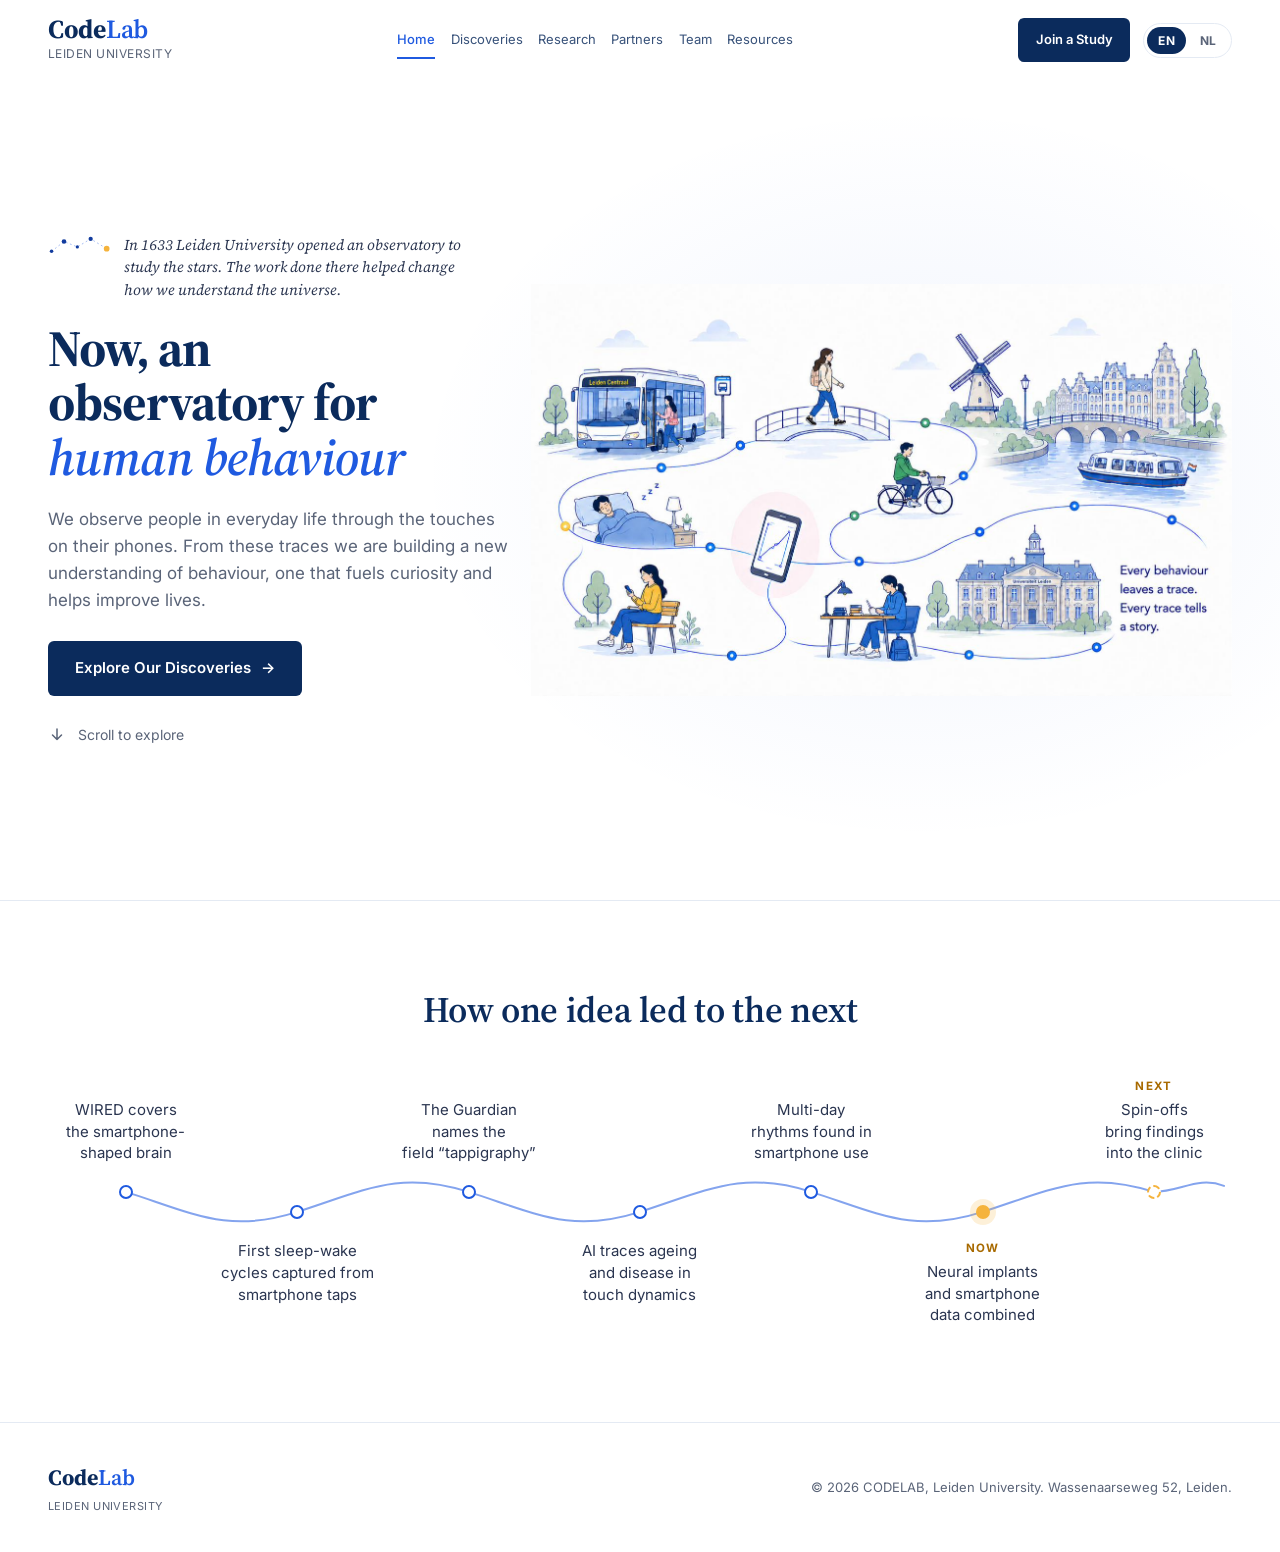
<file: index.html>
<!DOCTYPE html>
<html lang="en">
<head>
<meta charset="utf-8">
<meta name="viewport" content="width=device-width, initial-scale=1">
<title>CODELAB · Leiden University — Understanding Human Behaviour in Everyday Life</title>
<meta name="description" content="CODELAB studies the neural and behavioural processes behind real-world smartphone use, combining brain data with everyday touchscreen behaviour.">
<link rel="preconnect" href="https://fonts.googleapis.com">
<link rel="preconnect" href="https://fonts.gstatic.com" crossorigin>
<link href="https://fonts.googleapis.com/css2?family=Source+Serif+4:opsz,wght@8..60,400;8..60,600;8..60,700&family=Inter:wght@400;500;600;700&display=swap" rel="stylesheet">
<link rel="icon" href="data:image/svg+xml,<svg xmlns='http://www.w3.org/2000/svg' viewBox='0 0 32 32'><circle cx='16' cy='16' r='14' fill='%231f5ae0'/></svg>">
<link rel="stylesheet" href="css/styles.css">
</head>
<body>

<!-- HEADER -->
<header class="site-header" id="header">
  <div class="wrap header-inner">
    <a class="brand" href="#top" aria-label="CODELAB, Leiden University">
      <span class="brand-name"><strong>Code</strong>Lab</span>
      <span class="brand-sub" data-i18n="brandSub">Leiden University</span>
    </a>

    <nav class="nav" id="primary-nav" aria-label="Primary">
        <a href="#top" class="is-active" data-i18n="navHome">Home</a>
        <a href="discoveries.html" data-i18n="navMethods">Discoveries</a>
        <a href="research.html" data-i18n="navQuestions">Research</a>
        <a href="partners.html" data-i18n="navPartners">Partners</a>
        <a href="team.html" data-i18n="navTeam">Team</a>
        <a href="resources.html" data-i18n="navResources">Resources</a>
      </nav>

    <div class="header-controls">
      <a href="https://www.universiteitleiden.nl/en/staffmembers/arko-ghosh" class="btn btn-primary btn-sm nav-cta" data-i18n="navJoin">Join a Study</a>

      <div class="lang-switch" role="group" aria-label="Language">
        <button class="lang-btn is-active" data-lang="en" type="button">EN</button>
        <button class="lang-btn" data-lang="nl" type="button">NL</button>
      </div>

      <button class="nav-toggle" id="navToggle" aria-expanded="false" aria-controls="primary-nav" aria-label="Open menu">
        <span></span><span></span><span></span>
      </button>
    </div>
  </div>
</header>

<main id="top">

<!-- HERO -->
<section class="hero">
  <div class="wrap hero-inner">
    <div class="hero-copy">
      <p class="hero-prelude reveal">
        <svg class="hero-stars" viewBox="0 0 72 24" aria-hidden="true">
          <path d="M4 18L18 7L33 13L48 4L66 15"/>
          <circle cx="4" cy="18" r="2"/><circle cx="18" cy="7" r="2.6"/><circle cx="33" cy="13" r="1.8"/><circle cx="48" cy="4" r="2.4"/><circle class="hero-star-now" cx="66" cy="15" r="3.2"/>
        </svg>
        <span data-i18n="heroPrelude">In 1633 Leiden University opened an observatory to study the stars. The work done there helped change how we understand the universe.</span>
      </p>
      <h1 class="hero-title reveal" data-delay="1"><span data-i18n="heroTitle">Now, an observatory for</span> <em data-i18n="heroHighlight">human behaviour</em></h1>
      <p class="hero-lede reveal" data-delay="2" data-i18n="heroLede">We observe people in everyday life through the touches on their phones. From these traces we are building a new understanding of behaviour, one that fuels curiosity and helps improve lives.</p>
      <div class="hero-actions reveal" data-delay="3">
        <a href="discoveries.html" class="btn btn-primary" data-i18n="heroExplore">Explore Our Discoveries <span class="arrow" aria-hidden="true">→</span></a>
      </div>
      <a href="#timeline" class="scroll-hint reveal" data-delay="4">
        <svg class="scroll-arrow" viewBox="0 0 24 24" width="18" height="18" aria-hidden="true">
          <path d="M12 4v14M12 18l-6-6M12 18l6-6" fill="none" stroke="currentColor" stroke-width="2" stroke-linecap="round" stroke-linejoin="round"/>
        </svg>
        <span data-i18n="heroScroll">Scroll to explore</span>
      </a>
    </div>
    <div class="hero-media reveal" data-delay="1">
      <img class="hero-bg" src="assets/img/hero-scene.png" alt="An illustrated Leiden scene: six people going about everyday life — walking on a canal bridge, cycling, running, sitting with a smartphone, studying, and riding the bus — all connected by a continuous thread of behavioural data, with the Leiden skyline, canal and windmill in the background." loading="eager">
    </div>
  </div>
</section>

<!-- THREAD OF IDEAS (from data/milestones.json; each step is an insight, not a date) -->
<section class="thread-band" id="timeline">
  <div class="wrap">
    <h2 class="thread-title reveal" data-i18n="timelineTitle">How one idea led to the next</h2>
    <div class="thread reveal" id="milestoneList"></div>
  </div>
</section>

</main>

<footer class="site-footer">
  <div class="wrap footer-inner">
    <div>
      <span class="footer-brand"><strong>Code</strong>Lab</span>
      <span class="footer-sub" data-i18n="brandSub">Leiden University</span>
    </div>
    <p class="footer-note">© <span id="year">2026</span> <span data-i18n="footerNote">CODELAB, Leiden University. Wassenaarseweg 52, Leiden.</span></p>
  </div>
</footer>

<script src="js/main.js"></script>
<script src="js/data.js"></script>
<script>
var pageText = {
  en: {
    heroPrelude: "In 1633 Leiden University opened an observatory to study the stars. The work done there helped change how we understand the universe.",
    heroTitle: "Now, an observatory for", heroHighlight: "human behaviour",
    heroExplore: 'Explore Our Discoveries <span class="arrow" aria-hidden="true">→</span>',
    heroScroll: "Scroll to explore",
    timelineTitle: "How one idea led to the next",
    tlEraToday: "Now",
    tlEraFuture: "Next"
  },
  nl: {
    heroPrelude: "In 1633 opende de Universiteit Leiden een sterrenwacht om de sterren te bestuderen. Het werk dat daar gebeurde, veranderde mede hoe we het heelal begrijpen.",
    heroTitle: "Nu, een observatorium voor", heroHighlight: "menselijk gedrag",
    heroExplore: 'Ontdek onze bevindingen <span class="arrow" aria-hidden="true">→</span>',
    heroScroll: "Scroll om verder te lezen",
    timelineTitle: "Hoe het ene idee tot het volgende leidde",
    tlEraToday: "Nu",
    tlEraFuture: "Hierna"
  }
};

CodeLabData.load(['home', 'milestones']).then(function (data) {
  var D = CodeLabData;

  /* Hero text (data/home.json); the HTML above is the fallback */
  var home = data.home || {};
  if (home.prelude) D.addText(pageText, 'heroPrelude', home.prelude);
  if (home.title) D.addText(pageText, 'heroTitle', home.title);
  if (home.highlight) D.addText(pageText, 'heroHighlight', home.highlight);
  if (home.intro) D.addText(pageText, 'heroLede', home.intro);

  /* Thread of ideas: ordered by time (not shown), then Now, then Next */
  var box = document.getElementById('milestoneList');
  if (!data.milestones) {
    D.showError(box);
  } else {
    var rank = { normal: 0, today: 1, future: 2 };
    var items = D.sortByTime(data.milestones, function (m) { return m.time; }, 'asc')
      .map(function (m, i) { return { m: m, i: i }; })
      .sort(function (a, b) { return (rank[a.m.status] || 0) - (rank[b.m.status] || 0) || a.i - b.i; })
      .map(function (x) { return x.m; });
    box.style.setProperty('--count', items.length);
    box.innerHTML = '<svg class="thread-line" aria-hidden="true"><path class="thread-path"/></svg>' +
      '<ol class="thread-list">' + items.map(function (m, i) {
        var era = m.status === 'today' ? '<span class="thread-era" data-i18n="tlEraToday">Now</span>'
                : m.status === 'future' ? '<span class="thread-era" data-i18n="tlEraFuture">Next</span>' : '';
        return '<li class="thread-step is-' + D.esc(m.status || 'normal') + (i % 2 ? ' is-low' : ' is-high') + '" style="--i:' + i + '">' +
          '<span class="thread-node" aria-hidden="true"></span>' +
          '<span class="thread-text">' + era + '<span data-i18n="' + D.addText(pageText, 'milestone' + i, m.text) + '"></span></span>' +
        '</li>';
      }).join('') + '</ol>';
  }

  initSite(pageText);

  /* Draw once the text is in place, and again whenever the layout changes
     (window size, language switch) */
  if (data.milestones) {
    drawThread(box);
    var t, redraw = function () { clearTimeout(t); t = setTimeout(function () { drawThread(box); }, 80); };
    if ('ResizeObserver' in window) new ResizeObserver(redraw).observe(box);
    else window.addEventListener('resize', redraw);
  }
});

/* A gently wandering line through the nodes, like the thread in the illustration */
function drawThread(box) {
  var svg = box.querySelector('.thread-line'), path = svg.querySelector('path');
  var nodes = [].slice.call(box.querySelectorAll('.thread-node'));
  if (!nodes.length) return;
  var r0 = box.getBoundingClientRect();
  svg.setAttribute('width', r0.width); svg.setAttribute('height', r0.height);
  var pts = nodes.map(function (n) {
    var r = n.getBoundingClientRect();
    return [r.left + r.width / 2 - r0.left, r.top + r.height / 2 - r0.top];
  });
  var vertical = pts.length > 1 && Math.abs(pts[1][0] - pts[0][0]) < 4;
  var d = 'M' + pts[0][0].toFixed(1) + ' ' + pts[0][1].toFixed(1);
  for (var i = 1; i < pts.length; i++) {
    var a = pts[i - 1], b = pts[i], k = (i % 2 ? 1 : -1) * 22;
    d += vertical
      ? ' C' + (a[0] + k).toFixed(1) + ' ' + (a[1] + (b[1] - a[1]) * .4).toFixed(1) + ' ' + (b[0] + k).toFixed(1) + ' ' + (b[1] - (b[1] - a[1]) * .4).toFixed(1) + ' ' + b[0].toFixed(1) + ' ' + b[1].toFixed(1)
      : ' C' + (a[0] + (b[0] - a[0]) * .4).toFixed(1) + ' ' + (a[1] + k).toFixed(1) + ' ' + (b[0] - (b[0] - a[0]) * .4).toFixed(1) + ' ' + (b[1] + k).toFixed(1) + ' ' + b[0].toFixed(1) + ' ' + b[1].toFixed(1);
  }
  /* the thread runs on past the last step, towards what comes next */
  var last = pts[pts.length - 1];
  d += vertical ? ' c0 20 -14 34 0 54' : ' c26 0 44 -16 70 -6';
  path.setAttribute('d', d);
  try { var len = Math.ceil(path.getTotalLength()); path.style.setProperty('--len', len); } catch (e) {}
}
</script>
</body>
</html>
</file>
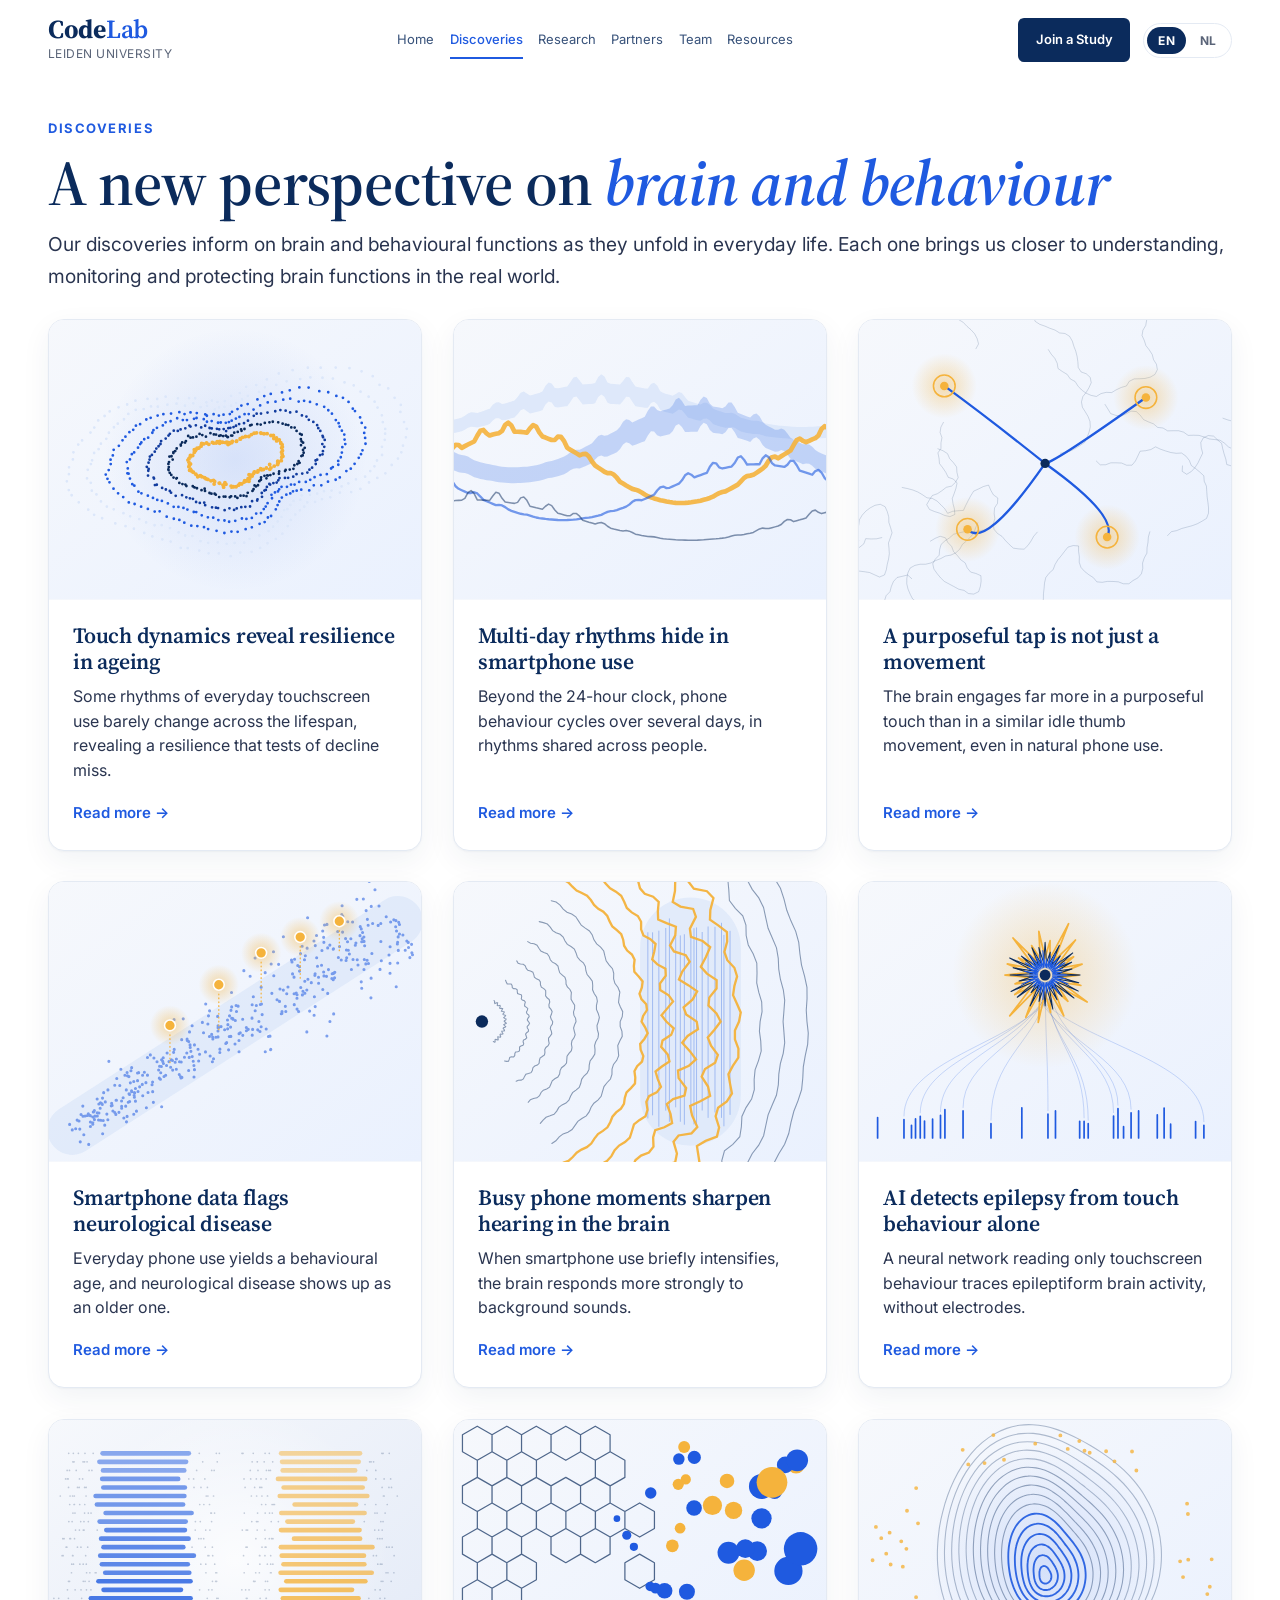
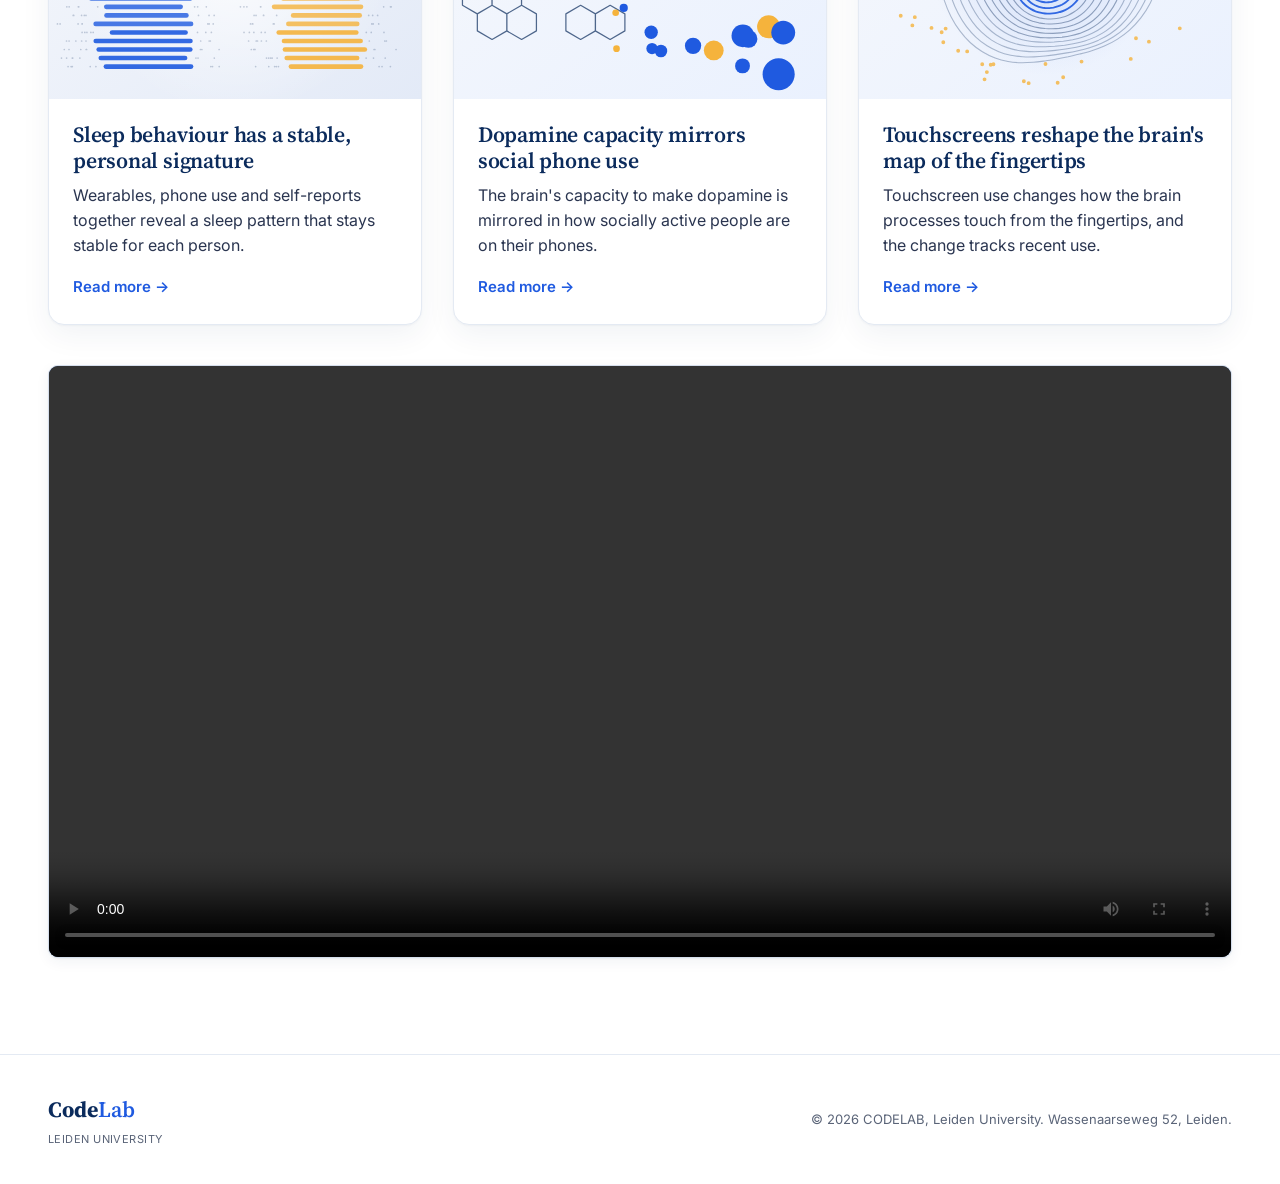
<file: discoveries.html>
<!DOCTYPE html>
<html lang="en">
<head>
<meta charset="utf-8">
<meta name="viewport" content="width=device-width, initial-scale=1">
<title>Methods &amp; Discoveries · CODELAB — Leiden University</title>
<meta name="description" content="How CODELAB studies real-world behaviour: smartphone touch dynamics, neural recording, and computational modelling — and what we've found so far.">
<link rel="preconnect" href="https://fonts.googleapis.com">
<link rel="preconnect" href="https://fonts.gstatic.com" crossorigin>
<link href="https://fonts.googleapis.com/css2?family=Source+Serif+4:opsz,wght@8..60,400;8..60,600;8..60,700&family=Inter:wght@400;500;600;700&display=swap" rel="stylesheet">
<link rel="icon" href="data:image/svg+xml,<svg xmlns='http://www.w3.org/2000/svg' viewBox='0 0 32 32'><circle cx='16' cy='16' r='14' fill='%231f5ae0'/></svg>">
<link rel="stylesheet" href="css/styles.css">
</head>
<body>

<!-- HEADER -->
<header class="site-header" id="header">
  <div class="wrap header-inner">
    <a class="brand" href="index.html" aria-label="CODELAB, Leiden University">
      <span class="brand-name"><strong>Code</strong>Lab</span>
      <span class="brand-sub" data-i18n="brandSub">Leiden University</span>
    </a>

    <nav class="nav" id="primary-nav" aria-label="Primary">
        <a href="index.html" data-i18n="navHome">Home</a>
        <a href="discoveries.html" class="is-active" data-i18n="navMethods">Discoveries</a>
        <a href="research.html" data-i18n="navQuestions">Research</a>
        <a href="partners.html" data-i18n="navPartners">Partners</a>
        <a href="team.html" data-i18n="navTeam">Team</a>
        <a href="resources.html" data-i18n="navResources">Resources</a>
      </nav>

    <div class="header-controls">
      <a href="https://www.universiteitleiden.nl/en/staffmembers/arko-ghosh" class="btn btn-primary btn-sm nav-cta" data-i18n="navJoin">Join a Study</a>

      <div class="lang-switch" role="group" aria-label="Language">
        <button class="lang-btn is-active" data-lang="en" type="button">EN</button>
        <button class="lang-btn" data-lang="nl" type="button">NL</button>
      </div>

      <button class="nav-toggle" id="navToggle" aria-expanded="false" aria-controls="primary-nav" aria-label="Open menu">
        <span></span><span></span><span></span>
      </button>
    </div>
  </div>
</header>

<main>

<!-- INTRO -->
<section class="disc-intro">
  <div class="wrap">
    <p class="disc-eyebrow reveal" data-i18n="discEyebrow">Discoveries</p>
    <h1 class="disc-title reveal" data-delay="1"><span data-i18n="discTitle">A new perspective on</span> <em data-i18n="discHighlight">brain and behaviour</em></h1>
    <p class="disc-lede reveal" data-delay="2" data-i18n="discLede">Our discoveries inform on brain and behavioural functions as they unfold in everyday life. Each one brings us closer to understanding, monitoring and protecting brain functions in the real world.</p>
  </div>
</section>

<!-- DISCOVERIES (filled from data/discoveries.json; artwork from js/discovery-art.js) -->
<section class="disc-list-section">
  <div class="wrap">
    <div class="disc-gallery" id="discoveryGrid"></div>
    <!-- Filled from data/video.json; stays hidden while no video is set -->
    <div class="discovery-video reveal" id="discoveryVideo" hidden></div>
  </div>
</section>

</main>

<footer class="site-footer">
  <div class="wrap footer-inner">
    <div>
      <span class="footer-brand"><strong>Code</strong>Lab</span>
      <span class="footer-sub" data-i18n="brandSub">Leiden University</span>
    </div>
    <p class="footer-note">© <span id="year">2026</span> <span data-i18n="footerNote">CODELAB, Leiden University. Wassenaarseweg 52, Leiden.</span></p>
  </div>
</footer>

<script src="js/main.js"></script>
<script src="js/data.js"></script>
<script src="js/discovery-art.js"></script>
<script>
var pageText = {
  en: {
    discEyebrow: "Discoveries",
    discTitle: "A new perspective on", discHighlight: "brain and behaviour",
    discLede: "Our discoveries inform on brain and behavioural functions as they unfold in everyday life. Each one brings us closer to understanding, monitoring and protecting brain functions in the real world.",
    discRead: 'Read more <span class="arrow" aria-hidden="true">&rarr;</span>'
  },
  nl: {
    discEyebrow: "Bevindingen",
    discTitle: "Een nieuw perspectief op", discHighlight: "brein en gedrag",
    discLede: "Onze bevindingen geven inzicht in de functies van brein en gedrag zoals die zich in het dagelijks leven ontvouwen. Elke bevinding brengt ons dichter bij het begrijpen, volgen en beschermen van hersenfuncties in de echte wereld.",
    discRead: 'Lees meer <span class="arrow" aria-hidden="true">&rarr;</span>'
  }
};

CodeLabData.load(['discoveries', 'discoveries-page', 'video']).then(function (data) {
  var D = CodeLabData, dict = pageText;
  var grid = document.getElementById('discoveryGrid');
  var videoBox = document.getElementById('discoveryVideo');

  /* Intro (data/discoveries-page.json); the HTML above is the fallback. */
  var intro = data['discoveries-page'];
  if (intro) {
    if (intro.title) D.addText(dict, 'discTitle', intro.title);
    if (intro.highlight) D.addText(dict, 'discHighlight', intro.highlight);
    if (intro.intro) D.addText(dict, 'discLede', intro.intro);
  }

  /* Video if set; otherwise the cover image alone as a placeholder; otherwise hidden. */
  var v = data.video || {};
  if (v.src) {
    videoBox.innerHTML = '<video controls playsinline preload="metadata"' +
      (v.poster ? ' poster="' + D.esc(v.poster) + '"' : '') + '>' +
      '<source src="' + D.esc(v.src) + '">' +
    '</video>';
    videoBox.hidden = false;
  } else if (v.poster) {
    videoBox.innerHTML = '<img src="' + D.esc(v.poster) + '" alt="">';
    videoBox.hidden = false;
  }

  if (!data.discoveries) {
    D.showError(grid);
  } else {
    /* Newest year first; papers from the same year keep their file order. */
    var papers = D.sortByTime(data.discoveries, function (p) { return String(p.year); }, 'desc');
    grid.innerHTML = papers.map(function (p, i) {
      var key = 'paper' + i, titleEn = D.text(p.title, 'en');
      /* An uploaded image or GIF replaces the drawn artwork. */
      var art = p.image
        ? '<img src="' + D.esc(p.image) + '" alt="' + D.esc(titleEn) + '" loading="lazy">'
        : DiscoveryArt.render(p.art, titleEn, titleEn);
      var inner =
        '<figure class="disc-art">' + art + '</figure>' +
        '<div class="disc-body">' +
          '<h2 class="disc-name" data-i18n="' + D.addText(dict, key + 'Name', p.title) + '"></h2>' +
          '<p class="disc-summary" data-i18n="' + D.addText(dict, key + 'Desc', p.summary) + '"></p>' +
          (p.url ? '<span class="disc-read" data-i18n="discRead"></span>' : '') +
        '</div>';
      var delay = ' data-delay="' + (i % 3) + '"';
      return p.url
        ? '<a class="disc-card reveal" href="' + D.esc(p.url) + '" target="_blank" rel="noopener"' + delay + '>' + inner + '</a>'
        : '<article class="disc-card reveal"' + delay + '>' + inner + '</article>';
    }).join('');
  }

  initSite(dict);
});
</script>
</body>
</html>
</file>
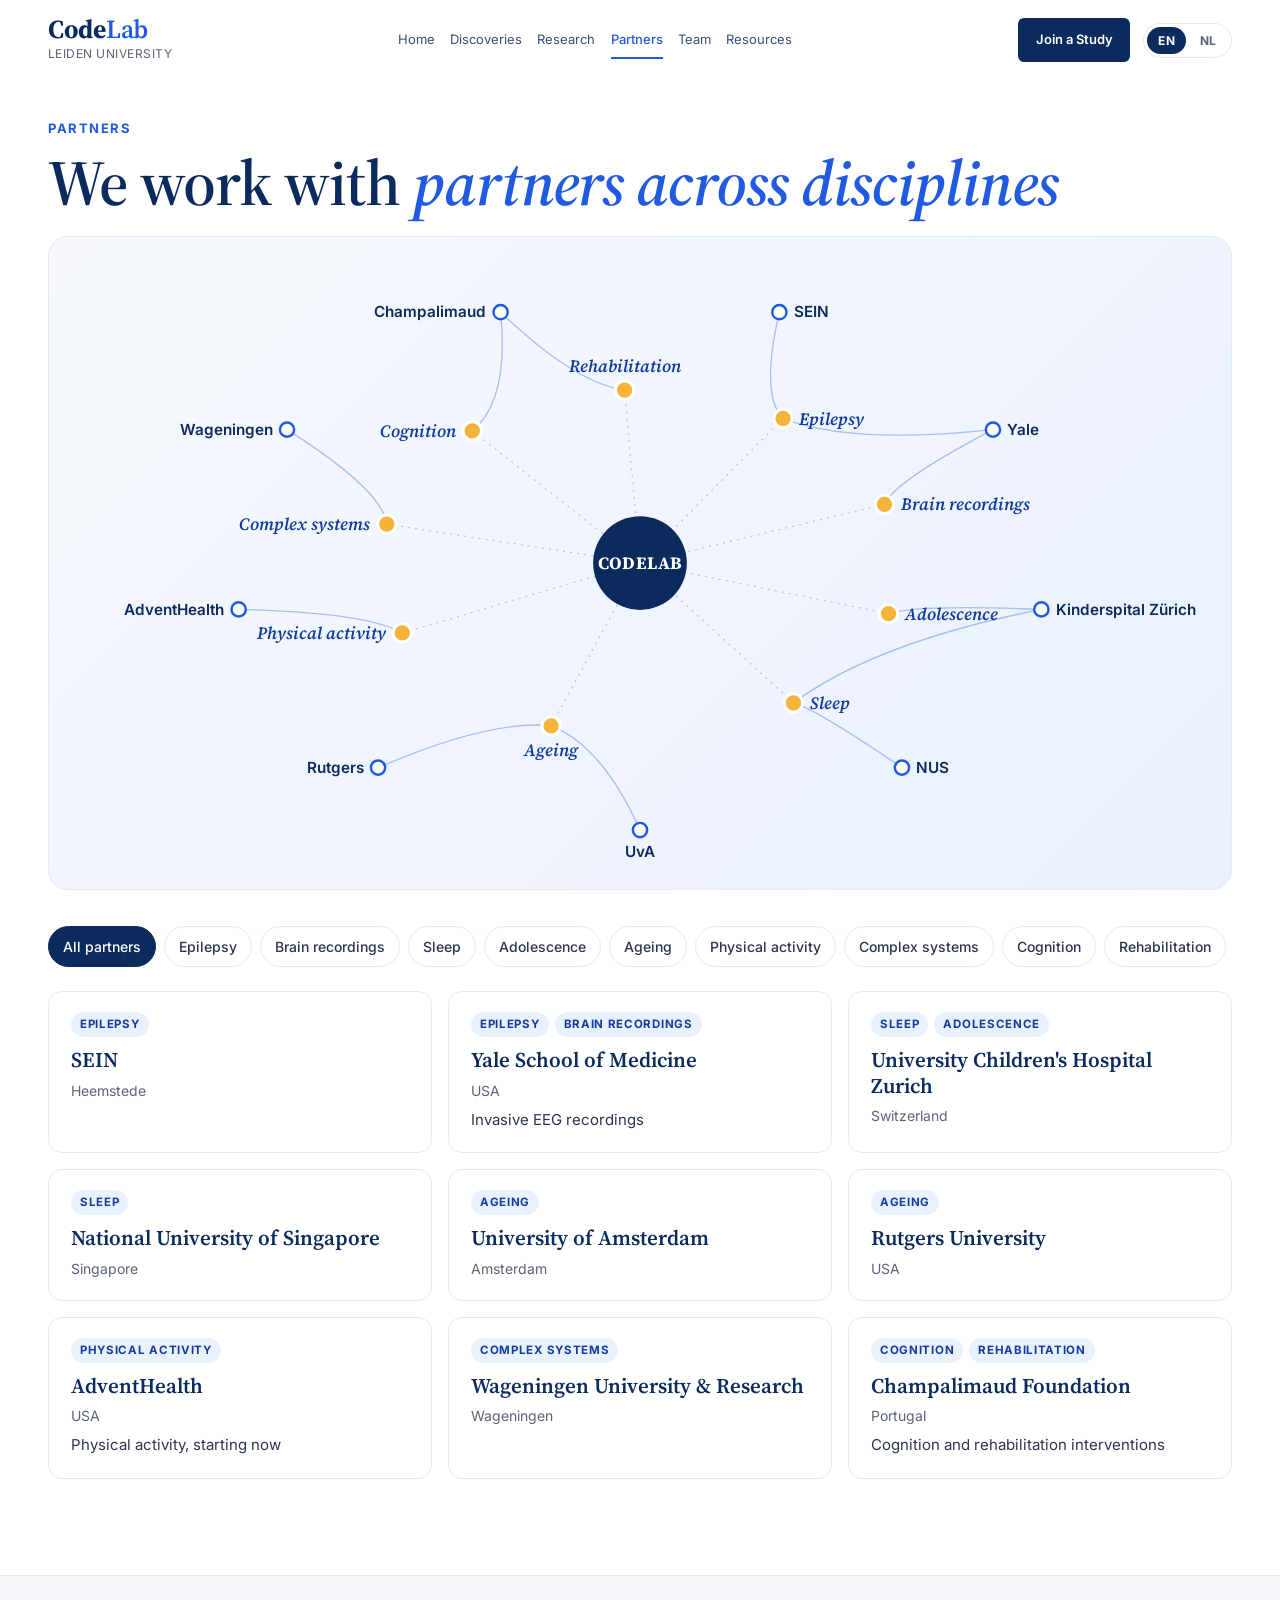
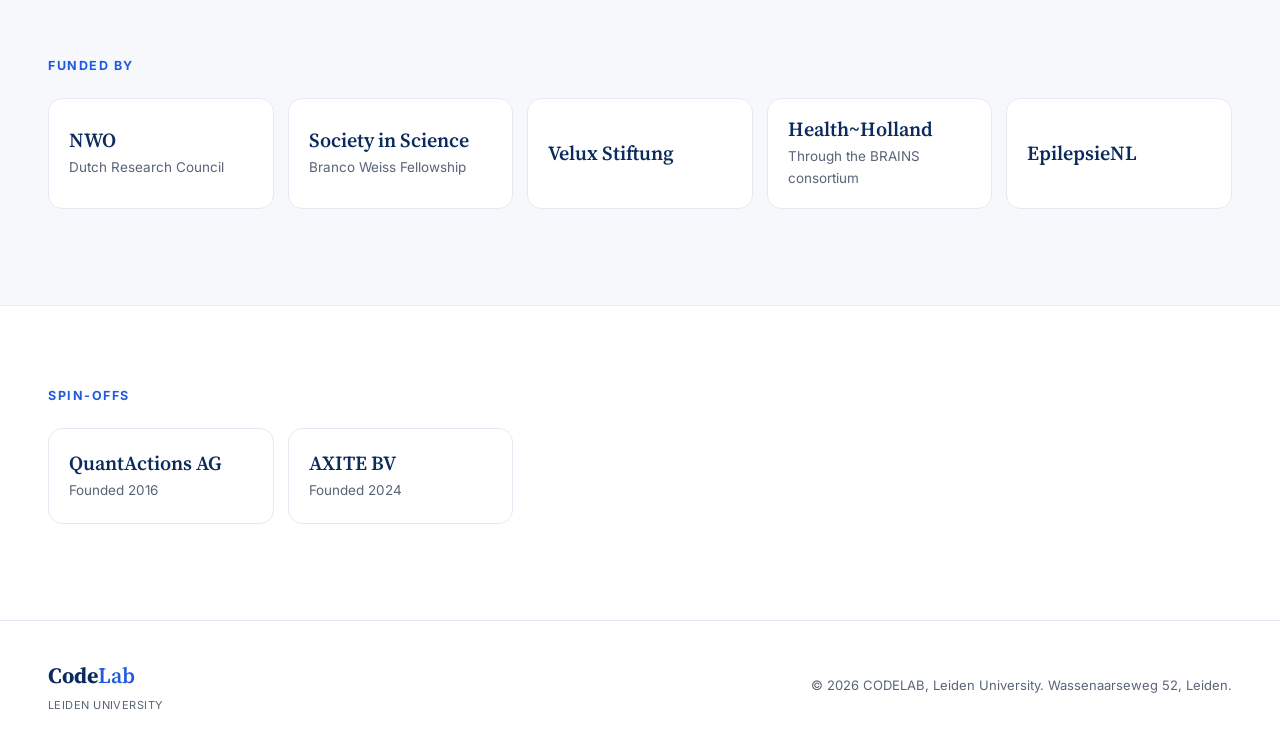
<file: partners.html>
<!DOCTYPE html>
<html lang="en">
<head>
<meta charset="utf-8">
<meta name="viewport" content="width=device-width, initial-scale=1">
<title>Partners · CODELAB — Leiden University</title>
<meta name="description" content="CODELAB's neuroscience and clinical partners across three continents, from Leiden to Yale to Tokyo.">
<link rel="preconnect" href="https://fonts.googleapis.com">
<link rel="preconnect" href="https://fonts.gstatic.com" crossorigin>
<link href="https://fonts.googleapis.com/css2?family=Source+Serif+4:opsz,wght@8..60,400;8..60,600;8..60,700&family=Inter:wght@400;500;600;700&display=swap" rel="stylesheet">
<link rel="icon" href="data:image/svg+xml,<svg xmlns='http://www.w3.org/2000/svg' viewBox='0 0 32 32'><circle cx='16' cy='16' r='14' fill='%231f5ae0'/></svg>">
<link rel="stylesheet" href="css/styles.css">
</head>
<body>

<!-- HEADER -->
<header class="site-header" id="header">
  <div class="wrap header-inner">
    <a class="brand" href="index.html" aria-label="CODELAB, Leiden University">
      <span class="brand-name"><strong>Code</strong>Lab</span>
      <span class="brand-sub" data-i18n="brandSub">Leiden University</span>
    </a>

    <nav class="nav" id="primary-nav" aria-label="Primary">
        <a href="index.html" data-i18n="navHome">Home</a>
        <a href="discoveries.html" data-i18n="navMethods">Discoveries</a>
        <a href="research.html" data-i18n="navQuestions">Questions</a>
        <a href="partners.html" class="is-active" data-i18n="navPartners">Partners</a>
        <a href="team.html" data-i18n="navTeam">Team</a>
        <a href="resources.html" data-i18n="navResources">Resources</a>
      </nav>

    <div class="header-controls">
      <a href="https://www.universiteitleiden.nl/en/staffmembers/arko-ghosh" class="btn btn-primary btn-sm nav-cta" data-i18n="navJoin">Join a Study</a>

      <div class="lang-switch" role="group" aria-label="Language">
        <button class="lang-btn is-active" data-lang="en" type="button">EN</button>
        <button class="lang-btn" data-lang="nl" type="button">NL</button>
      </div>

      <button class="nav-toggle" id="navToggle" aria-expanded="false" aria-controls="primary-nav" aria-label="Open menu">
        <span></span><span></span><span></span>
      </button>
    </div>
  </div>
</header>

<main>

<!-- INTRO (heading from data/partners-page.json; the HTML here is the fallback) -->
<section class="disc-intro">
  <div class="wrap">
    <p class="disc-eyebrow reveal" data-i18n="pEyebrow">Partners</p>
    <h1 class="disc-title reveal" data-delay="1"><span data-i18n="pTitle">We work with</span> <em data-i18n="pHighlight">partners across disciplines</em></h1>
  </div>
</section>

<!-- RESEARCH PARTNERS: network and cards, both built from data/partners.json -->
<section class="pt-section">
  <div class="wrap">
    <figure class="pt-network reveal" id="ptNetwork" aria-hidden="true"></figure>
    <div class="pt-filters" id="ptFilters" role="group" aria-label="Filter partners by theme"></div>
    <div class="pt-grid" id="ptGrid"></div>
  </div>
</section>

<!-- FUNDERS -->
<section class="pt-section pt-band" id="funders">
  <div class="wrap">
    <h2 class="pt-heading" data-i18n="pFunders">Funded by</h2>
    <div class="pt-tiles" id="ptFunders"></div>
  </div>
</section>

<!-- SPIN-OFFS -->
<section class="pt-section" id="spinoffs">
  <div class="wrap">
    <h2 class="pt-heading" data-i18n="pSpinoffs">Spin-offs</h2>
    <div class="pt-tiles" id="ptSpinoffs"></div>
  </div>
</section>

</main>

<footer class="site-footer">
  <div class="wrap footer-inner">
    <div>
      <span class="footer-brand"><strong>Code</strong>Lab</span>
      <span class="footer-sub" data-i18n="brandSub">Leiden University</span>
    </div>
    <p class="footer-note">© <span id="year">2026</span> <span data-i18n="footerNote">CODELAB, Leiden University. Wassenaarseweg 52, Leiden.</span></p>
  </div>
</footer>

<script src="js/main.js"></script>
<script src="js/data.js"></script>
<script>
var pageText = {
  en: {
    pEyebrow: "Partners",
    pTitle: "We work with", pHighlight: "partners across disciplines",
    pFunders: "Funded by", pSpinoffs: "Spin-offs",
    pAll: "All partners", pFounded: "Founded", pLab: "CODELAB"
  },
  nl: {
    pEyebrow: "Partners",
    pTitle: "We werken samen met", pHighlight: "partners over disciplines heen",
    pFunders: "Gefinancierd door", pSpinoffs: "Spin-offs",
    pAll: "Alle partners", pFounded: "Opgericht", pLab: "CODELAB"
  }
};

CodeLabData.load(['partners', 'partners-page']).then(function (data) {
  var D = CodeLabData, dict = pageText;
  var pg = data['partners-page'] || {};
  if (pg.title) D.addText(dict, 'pTitle', pg.title);
  if (pg.highlight) D.addText(dict, 'pHighlight', pg.highlight);

  var grid = document.getElementById('ptGrid');
  if (!data.partners) { D.showError(grid); initSite(dict); return; }

  var all = data.partners;
  var research = all.filter(function (p) { return p.group === 'research'; });
  var funders = all.filter(function (p) { return p.group === 'funder'; });
  var spinoffs = all.filter(function (p) { return p.group === 'spinoff'; });

  /* Themes: labels from data/partners-page.json; an unknown id is shown tidied up */
  var themeLabel = {};
  (pg.themes || []).forEach(function (t) { themeLabel[t.id] = t.label; });
  var used = [];
  (pg.themes || []).forEach(function (t) {
    if (research.some(function (p) { return (p.themes || []).indexOf(t.id) > -1; })) used.push(t.id);
  });
  research.forEach(function (p) { (p.themes || []).forEach(function (id) { if (used.indexOf(id) < 0) used.push(id); }); });
  used.forEach(function (id) {
    var lbl = themeLabel[id] || { en: id.replace(/-/g, ' ').replace(/^./, function (c) { return c.toUpperCase(); }) };
    D.addText(dict, 'theme-' + id, lbl);
  });

  function link(url, inner, cls) {
    return url ? '<a class="' + cls + '" href="' + D.esc(url) + '" target="_blank" rel="noopener">' + inner + '</a>' : '<span class="' + cls + '">' + inner + '</span>';
  }

  /* ---------- cards ---------- */
  grid.innerHTML = research.map(function (p, i) {
    var key = 'rp' + i, themes = p.themes || [];
    var chips = themes.map(function (id) { return '<span class="pt-chip" data-i18n="theme-' + id + '"></span>'; }).join('');
    var focus = p.focus && p.focus.en ? '<p class="pt-focus" data-i18n="' + D.addText(dict, key + 'Focus', p.focus) + '"></p>' : '';
    var place = D.text(p.location, 'en') ? '<p class="pt-place" data-i18n="' + D.addText(dict, key + 'Place', p.location) + '"></p>' : '';
    return '<article class="pt-card reveal" data-themes="' + D.esc(themes.join(' ')) + '" data-idx="' + i + '">' +
      (chips ? '<div class="pt-chips">' + chips + '</div>' : '') +
      '<h3 class="pt-name">' + link(p.url, '<span data-i18n="' + D.addText(dict, key + 'Name', p.name) + '"></span>', 'pt-name-link') + '</h3>' +
      place + focus +
    '</article>';
  }).join('');

  /* ---------- filters ---------- */
  var filters = document.getElementById('ptFilters');
  if (used.length) {
    filters.innerHTML = '<button type="button" class="pt-filter is-on" data-theme="" data-i18n="pAll">All partners</button>' +
      used.map(function (id) { return '<button type="button" class="pt-filter" data-theme="' + D.esc(id) + '" data-i18n="theme-' + id + '"></button>'; }).join('');
  } else filters.hidden = true;

  /* ---------- network ---------- */
  var net = document.getElementById('ptNetwork');
  net.innerHTML = buildNetwork(research, used);

  function focusTheme(id) {
    grid.querySelectorAll('.pt-card').forEach(function (c) {
      c.hidden = !!id && (' ' + c.dataset.themes + ' ').indexOf(' ' + id + ' ') < 0;
    });
    filters.querySelectorAll('.pt-filter').forEach(function (b) {
      b.classList.toggle('is-on', b.dataset.theme === id);
      b.setAttribute('aria-pressed', b.dataset.theme === id ? 'true' : 'false');
    });
    net.classList.toggle('has-focus', !!id);
    net.querySelectorAll('[data-t]').forEach(function (el) {
      el.classList.toggle('is-lit', !!id && (' ' + el.getAttribute('data-t') + ' ').indexOf(' ' + id + ' ') > -1);
    });
  }
  filters.addEventListener('click', function (e) {
    var b = e.target.closest('.pt-filter'); if (b) focusTheme(b.dataset.theme);
  });
  net.addEventListener('click', function (e) {
    var t = e.target.closest('[data-theme-node]');
    if (t) focusTheme(t.getAttribute('data-theme-node'));
  });

  /* ---------- funders and spin-offs ---------- */
  function tiles(list, prefix, el) {
    if (!list.length) { el.closest('section').hidden = true; return; }
    el.innerHTML = list.map(function (p, i) {
      var key = prefix + i, sub = '';
      if (p.focus && p.focus.en) sub = '<span class="pt-tile-sub" data-i18n="' + D.addText(dict, key + 'Sub', p.focus) + '"></span>';
      else if (p.founded) sub = '<span class="pt-tile-sub"><span data-i18n="pFounded">Founded</span> ' + D.esc(p.founded) + '</span>';
      return link(p.url, '<span class="pt-tile-name" data-i18n="' + D.addText(dict, key + 'Name', p.name) + '"></span>' + sub, 'pt-tile reveal');
    }).join('');
  }
  tiles(funders, 'fu', document.getElementById('ptFunders'));
  tiles(spinoffs, 'so', document.getElementById('ptSpinoffs'));

  initSite(dict);

  /* The lab in the centre, themes on an inner ring, partners on an outer ring.
     Layout is computed from the data, so adding a partner or theme just works. */
  function buildNetwork(ps, themes) {
    var W = 1160, H = 640, cx = W / 2, cy = H / 2, TAU = Math.PI * 2;
    var tIndex = {}; themes.forEach(function (id, i) { tIndex[id] = i; });
    var order = ps.map(function (p, i) { return i; }).sort(function (a, b) {
      var ta = (ps[a].themes || [])[0], tb = (ps[b].themes || [])[0];
      var ia = ta in tIndex ? tIndex[ta] : 999, ib = tb in tIndex ? tIndex[tb] : 999;
      return ia - ib || a - b;
    });
    var pAng = {}; order.forEach(function (idx, k) { pAng[idx] = -Math.PI / 2 + (k + .5) / order.length * TAU; });
    /* each theme sits at the mean direction of its partners, then is spread out */
    var tAng = themes.map(function (id) {
      var sx = 0, sy = 0;
      ps.forEach(function (p, i) { if ((p.themes || []).indexOf(id) > -1) { sx += Math.cos(pAng[i]); sy += Math.sin(pAng[i]); } });
      return Math.atan2(sy, sx);
    });
    var minGap = TAU / Math.max(themes.length, 1) * .92;
    for (var it = 0; it < 60; it++) {
      var idxs = tAng.map(function (a, i) { return i; }).sort(function (a, b) { return tAng[a] - tAng[b]; });
      for (var k = 0; k < idxs.length; k++) {
        var a1 = idxs[k], a2 = idxs[(k + 1) % idxs.length];
        var gap = ((tAng[a2] - tAng[a1]) % TAU + TAU) % TAU;
        if (idxs.length > 1 && gap < minGap) { var push = (minGap - gap) / 2; tAng[a1] -= push; tAng[a2] += push; }
      }
    }
    var RT = [255, 170], RP = [400, 262];
    function pos(a, R) { return [cx + Math.cos(a) * R[0], cy + Math.sin(a) * R[1]]; }
    var out = [];
    /* links */
    ps.forEach(function (p, i) {
      var pp = pos(pAng[i], RP), ts = (p.themes || []).filter(function (id) { return id in tIndex; });
      if (!ts.length) out.push('<path class="pt-l pt-l-faint" d="M' + pp[0].toFixed(1) + ' ' + pp[1].toFixed(1) + 'L' + cx + ' ' + cy + '"/>');
      ts.forEach(function (id) {
        var tp = pos(tAng[tIndex[id]], RT), mx = (pp[0] + tp[0]) / 2 + (cx - (pp[0] + tp[0]) / 2) * .15, my = (pp[1] + tp[1]) / 2 + (cy - (pp[1] + tp[1]) / 2) * .15;
        out.push('<path class="pt-l" data-t="' + id + '" d="M' + pp[0].toFixed(1) + ' ' + pp[1].toFixed(1) + 'Q' + mx.toFixed(1) + ' ' + my.toFixed(1) + ' ' + tp[0].toFixed(1) + ' ' + tp[1].toFixed(1) + '"/>');
      });
    });
    themes.forEach(function (id, i) {
      var tp = pos(tAng[i], RT);
      out.push('<path class="pt-l pt-l-core" data-t="' + id + '" d="M' + tp[0].toFixed(1) + ' ' + tp[1].toFixed(1) + 'L' + cx + ' ' + cy + '"/>');
    });
    /* partner nodes */
    ps.forEach(function (p, i) {
      var pp = pos(pAng[i], RP), c = Math.cos(pAng[i]), anchor = c > .25 ? 'start' : c < -.25 ? 'end' : 'middle';
      var dx = anchor === 'start' ? 14 : anchor === 'end' ? -14 : 0, dy = anchor === 'middle' ? (Math.sin(pAng[i]) > 0 ? 26 : -16) : 5;
      out.push('<g class="pt-pnode" data-t="' + D.esc((p.themes || []).join(' ')) + '"><circle cx="' + pp[0].toFixed(1) + '" cy="' + pp[1].toFixed(1) + '" r="7"/>' +
        '<text x="' + (pp[0] + dx).toFixed(1) + '" y="' + (pp[1] + dy).toFixed(1) + '" text-anchor="' + anchor + '">' + D.esc(p.short || D.text(p.name, 'en')) + '</text></g>');
    });
    /* theme nodes */
    themes.forEach(function (id, i) {
      var tp = pos(tAng[i], RT);
      var c = Math.cos(tAng[i]), sn = Math.sin(tAng[i]);
      var anc = c > .35 ? 'start' : c < -.35 ? 'end' : 'middle';
      var lx = tp[0] + (anc === 'start' ? 16 : anc === 'end' ? -16 : 0), ly = tp[1] + (anc === 'middle' ? (sn > 0 ? 30 : -18) : 6);
      out.push('<g class="pt-tnode" data-t="' + id + '" data-theme-node="' + id + '"><circle cx="' + tp[0].toFixed(1) + '" cy="' + tp[1].toFixed(1) + '" r="9"/>' +
        '<text x="' + lx.toFixed(1) + '" y="' + ly.toFixed(1) + '" text-anchor="' + anc + '" data-i18n="theme-' + id + '"></text></g>');
    });
    out.push('<g class="pt-core"><circle cx="' + cx + '" cy="' + cy + '" r="46"/><text x="' + cx + '" y="' + (cy + 6) + '" text-anchor="middle">CODELAB</text></g>');
    return '<svg viewBox="0 0 ' + W + ' ' + H + '" xmlns="http://www.w3.org/2000/svg">' + out.join('') + '</svg>';
  }
});
</script>
</body>
</html>
</file>
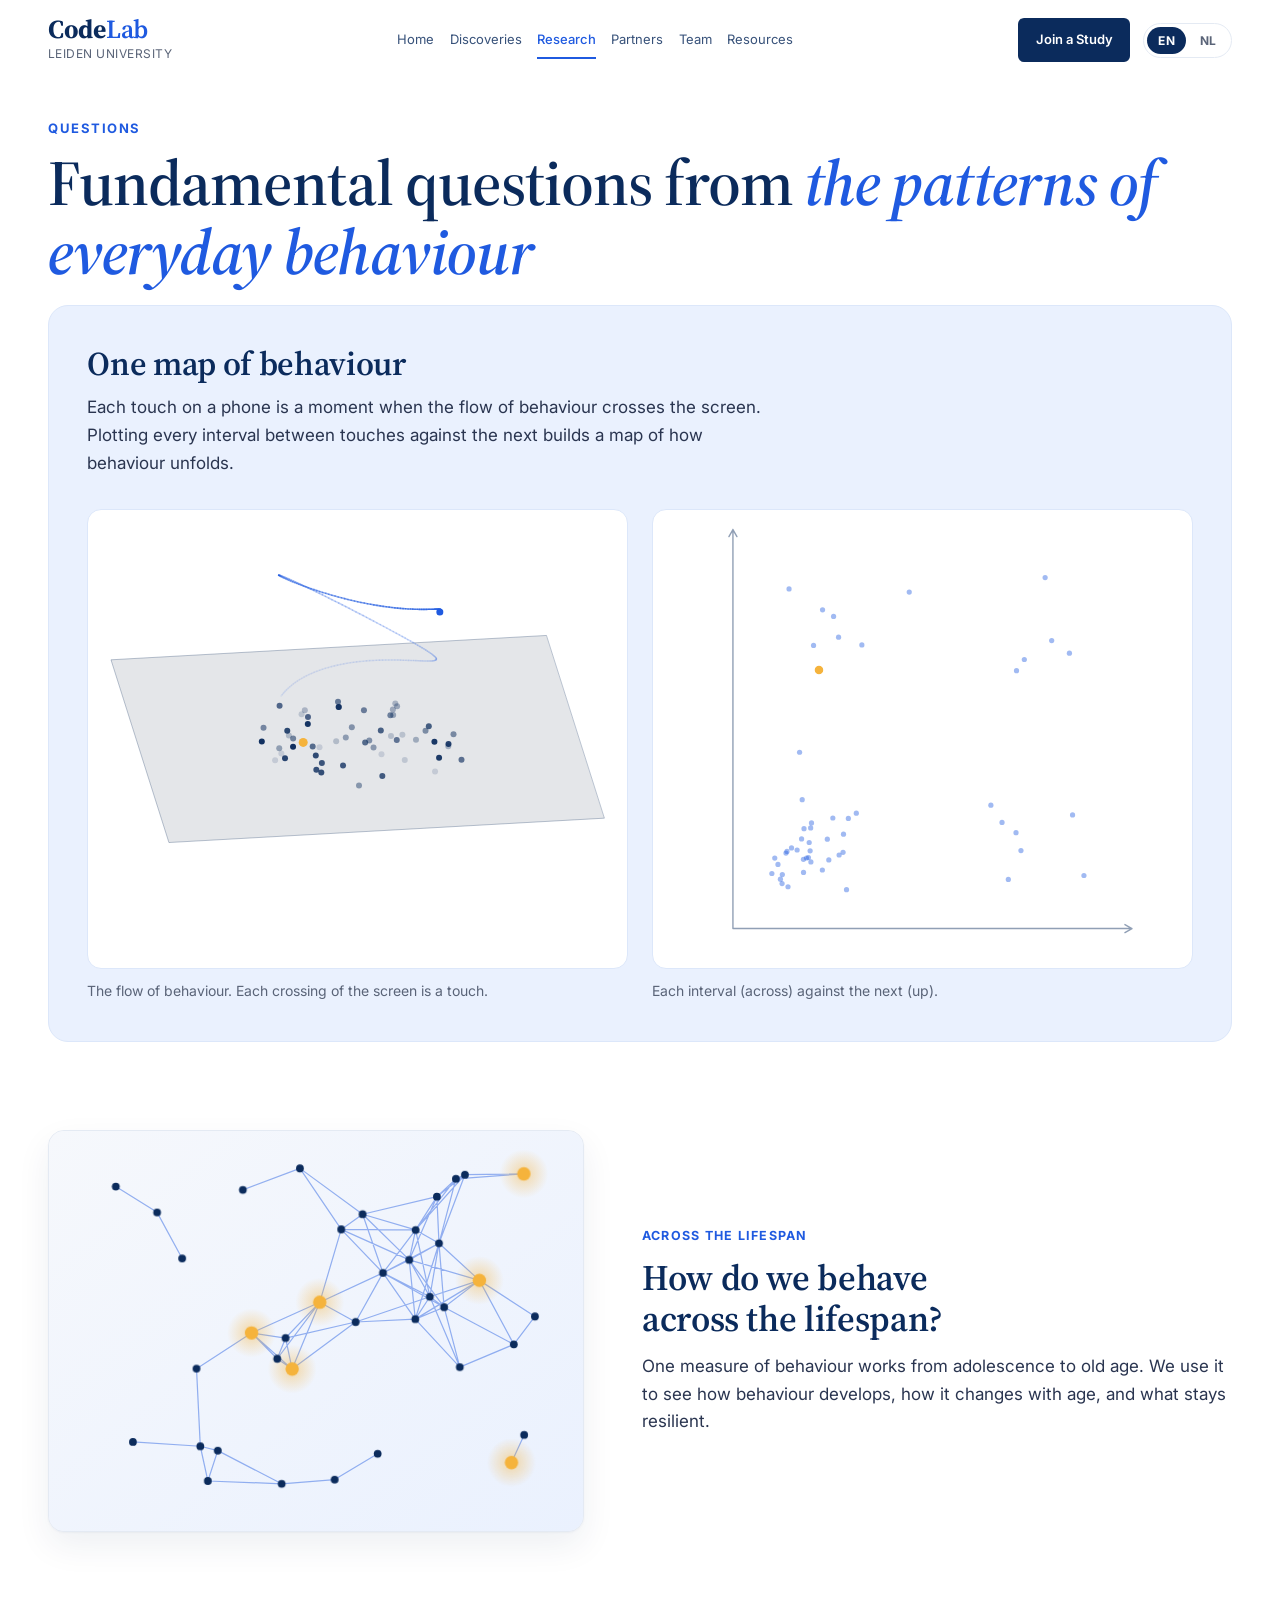
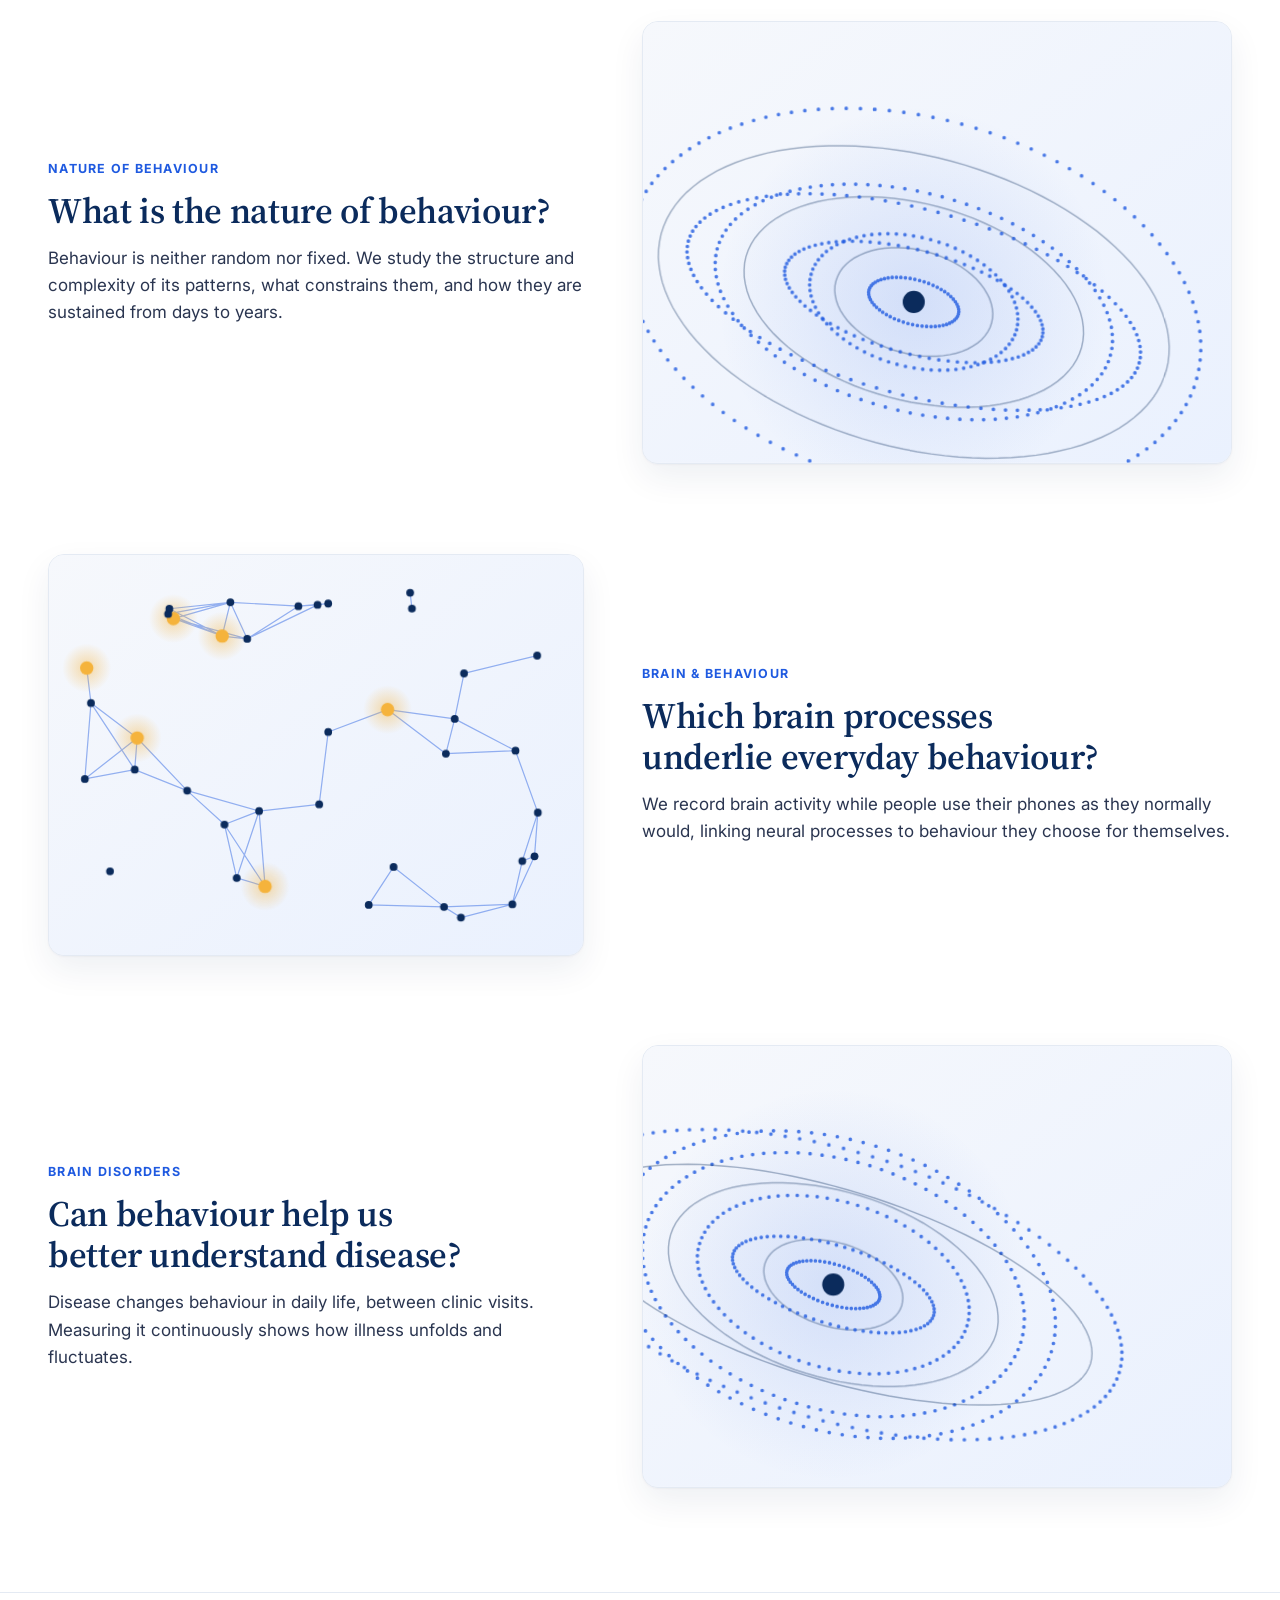
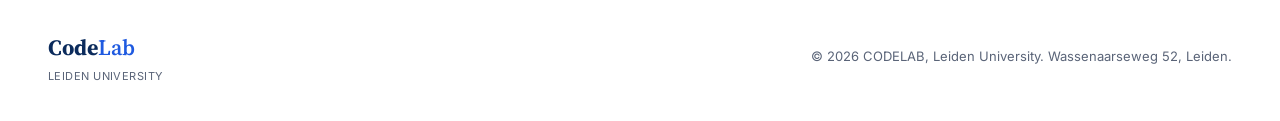
<file: research.html>
<!DOCTYPE html>
<html lang="en">
<head>
<meta charset="utf-8">
<meta name="viewport" content="width=device-width, initial-scale=1">
<title>Research · CODELAB — Leiden University</title>
<meta name="description" content="CODELAB's research questions: how the brain processes smartphone use, how behaviour reveals ageing and disease, and what hidden rhythms shape daily life.">
<link rel="preconnect" href="https://fonts.googleapis.com">
<link rel="preconnect" href="https://fonts.gstatic.com" crossorigin>
<link href="https://fonts.googleapis.com/css2?family=Source+Serif+4:opsz,wght@8..60,400;8..60,600;8..60,700&family=Inter:wght@400;500;600;700&display=swap" rel="stylesheet">
<link rel="icon" href="data:image/svg+xml,<svg xmlns='http://www.w3.org/2000/svg' viewBox='0 0 32 32'><circle cx='16' cy='16' r='14' fill='%231f5ae0'/></svg>">
<link rel="stylesheet" href="css/styles.css">
</head>
<body>

<!-- HEADER -->
<header class="site-header" id="header">
  <div class="wrap header-inner">
    <a class="brand" href="index.html" aria-label="CODELAB, Leiden University">
      <span class="brand-name"><strong>Code</strong>Lab</span>
      <span class="brand-sub" data-i18n="brandSub">Leiden University</span>
    </a>

    <nav class="nav" id="primary-nav" aria-label="Primary">
        <a href="index.html" data-i18n="navHome">Home</a>
        <a href="discoveries.html" data-i18n="navMethods">Discoveries</a>
        <a href="research.html" class="is-active" data-i18n="navQuestions">Research</a>
        <a href="partners.html" data-i18n="navPartners">Partners</a>
        <a href="team.html" data-i18n="navTeam">Team</a>
        <a href="resources.html" data-i18n="navResources">Resources</a>
      </nav>

    <div class="header-controls">
      <a href="https://www.universiteitleiden.nl/en/staffmembers/arko-ghosh" class="btn btn-primary btn-sm nav-cta" data-i18n="navJoin">Join a Study</a>

      <div class="lang-switch" role="group" aria-label="Language">
        <button class="lang-btn is-active" data-lang="en" type="button">EN</button>
        <button class="lang-btn" data-lang="nl" type="button">NL</button>
      </div>

      <button class="nav-toggle" id="navToggle" aria-expanded="false" aria-controls="primary-nav" aria-label="Open menu">
        <span></span><span></span><span></span>
      </button>
    </div>
  </div>
</header>

<main>

<!-- INTRO (text from data/questions-page.json; the HTML here is the fallback) -->
<section class="disc-intro">
  <div class="wrap">
    <p class="disc-eyebrow reveal" data-i18n="qEyebrow">Research Questions</p>
    <h1 class="disc-title reveal" data-delay="1"><span data-i18n="qTitle">Fundamental questions from</span> <em data-i18n="qHighlight">the patterns of everyday behaviour</em></h1>
    <p class="disc-lede reveal" data-delay="2" data-i18n="qLede" id="qLede" hidden></p>
  </div>
</section>

<!-- FRAMEWORK: animated map of behaviour (js/behaviour-map.js) -->
<section class="q-frame-section">
  <div class="wrap">
    <div class="q-frame reveal" id="framework">
      <div class="q-frame-head">
        <h2 class="q-frame-title" data-i18n="qFrameTitle">One map of behaviour</h2>
        <p class="q-frame-desc" data-i18n="qFrameText">Each touch on a phone is a moment when the flow of behaviour crosses the screen. Plotting every interval between touches against the next builds a map of how behaviour unfolds.</p>
      </div>
      <div class="bm">
        <figure class="bm-panel">
          <canvas class="bm-canvas" id="bmFlow" role="img" aria-label="A line flowing through space and crossing a flat plane; each crossing marks a touch."></canvas>
          <figcaption data-i18n="qFlowCap">The flow of behaviour. Each crossing of the screen is a touch.</figcaption>
        </figure>
        <figure class="bm-panel">
          <canvas class="bm-canvas" id="bmMap" role="img" aria-label="A map that fills with dots as each interval between touches is plotted against the next."></canvas>
          <figcaption data-i18n="qMapCap">Each interval (across) against the next (up).</figcaption>
        </figure>
      </div>
    </div>
  </div>
</section>

<!-- QUESTIONS (filled from data/questions.json; artwork from js/discovery-art.js) -->
<section class="q-list-section">
  <div class="wrap">
    <div class="q-list" id="questionGrid"></div>
  </div>
</section>

</main>

<footer class="site-footer">
  <div class="wrap footer-inner">
    <div>
      <span class="footer-brand"><strong>Code</strong>Lab</span>
      <span class="footer-sub" data-i18n="brandSub">Leiden University</span>
    </div>
    <p class="footer-note">© <span id="year">2026</span> <span data-i18n="footerNote">CODELAB, Leiden University. Wassenaarseweg 52, Leiden.</span></p>
  </div>
</footer>

<script src="js/main.js"></script>
<script src="js/data.js"></script>
<script src="js/discovery-art.js"></script>
<script src="js/behaviour-map.js"></script>
<script>
var pageText = {
  en: {
    qEyebrow: "Questions",
    qTitle: "Fundamental questions from", qHighlight: "the patterns of everyday behaviour", qLede: "",
    qFrameTitle: "One map of behaviour",
    qFrameText: "Each touch on a phone is a moment when the flow of behaviour crosses the screen. Plotting every interval between touches against the next builds a map of how behaviour unfolds.",
    qFlowCap: "The flow of behaviour. Each crossing of the screen is a touch.",
    qMapCap: "Each interval (across) against the next (up)."
  },
  nl: {
    qEyebrow: "Vragen",
    qTitle: "Fundamentele vragen uit", qHighlight: "de patronen van alledaags gedrag", qLede: "",
    qFrameTitle: "Eén kaart van gedrag",
    qFrameText: "Elke aanraking van een telefoon is een moment waarop de stroom van gedrag het scherm kruist. Door elk interval tussen aanrakingen uit te zetten tegen het volgende ontstaat een kaart van hoe gedrag zich ontvouwt.",
    qFlowCap: "De stroom van gedrag. Elke kruising van het scherm is een aanraking.",
    qMapCap: "Elk interval (horizontaal) tegen het volgende (verticaal)."
  }
};

CodeLabData.load(['questions', 'questions-page']).then(function (data) {
  var D = CodeLabData, dict = pageText;
  var grid = document.getElementById('questionGrid');

  /* Intro and framework text (data/questions-page.json) */
  var pg = data['questions-page'] || {};
  [['title', 'qTitle'], ['highlight', 'qHighlight'], ['intro', 'qLede'],
   ['frameworkTitle', 'qFrameTitle'], ['frameworkText', 'qFrameText'],
   ['flowCaption', 'qFlowCap'], ['mapCaption', 'qMapCap']].forEach(function (m) {
    if (pg[m[0]]) D.addText(dict, m[1], pg[m[0]]);
  });
  /* The intro paragraph shows only when it has text */
  document.getElementById('qLede').hidden = !(pg.intro && pg.intro.en);
  BehaviourMap.mount(document.getElementById('bmFlow'), document.getElementById('bmMap'));

  if (!data.questions) {
    D.showError(grid);
  } else {
    grid.innerHTML = data.questions.map(function (q) {
      var key = 'q-' + q.id, label = D.text(q.question, 'en');
      var art = q.image
        ? '<img src="' + D.esc(q.image) + '" alt="" loading="lazy">'
        : DiscoveryArt.render(q.art, q.id || label, label);
      return '<article class="q-row art-host reveal" id="' + D.esc(q.id) + '">' +
        '<figure class="q-art">' + art + '</figure>' +
        '<div class="q-text">' +
          '<p class="q-short" data-i18n="' + D.addText(dict, key + '-s', q.short) + '"></p>' +
          '<h2 class="q-name" data-i18n="' + D.addText(dict, key + '-q', q.question) + '"></h2>' +
          '<p class="q-desc" data-i18n="' + D.addText(dict, key + '-a', q.answer) + '"></p>' +
        '</div>' +
      '</article>';
    }).join('');
  }

  initSite(dict);

  /* Rows are built after load, so the browser could not jump to #id itself. */
  var target = location.hash && document.getElementById(decodeURIComponent(location.hash.slice(1)));
  if (target) target.scrollIntoView();
});
</script>
</body>
</html>
</file>
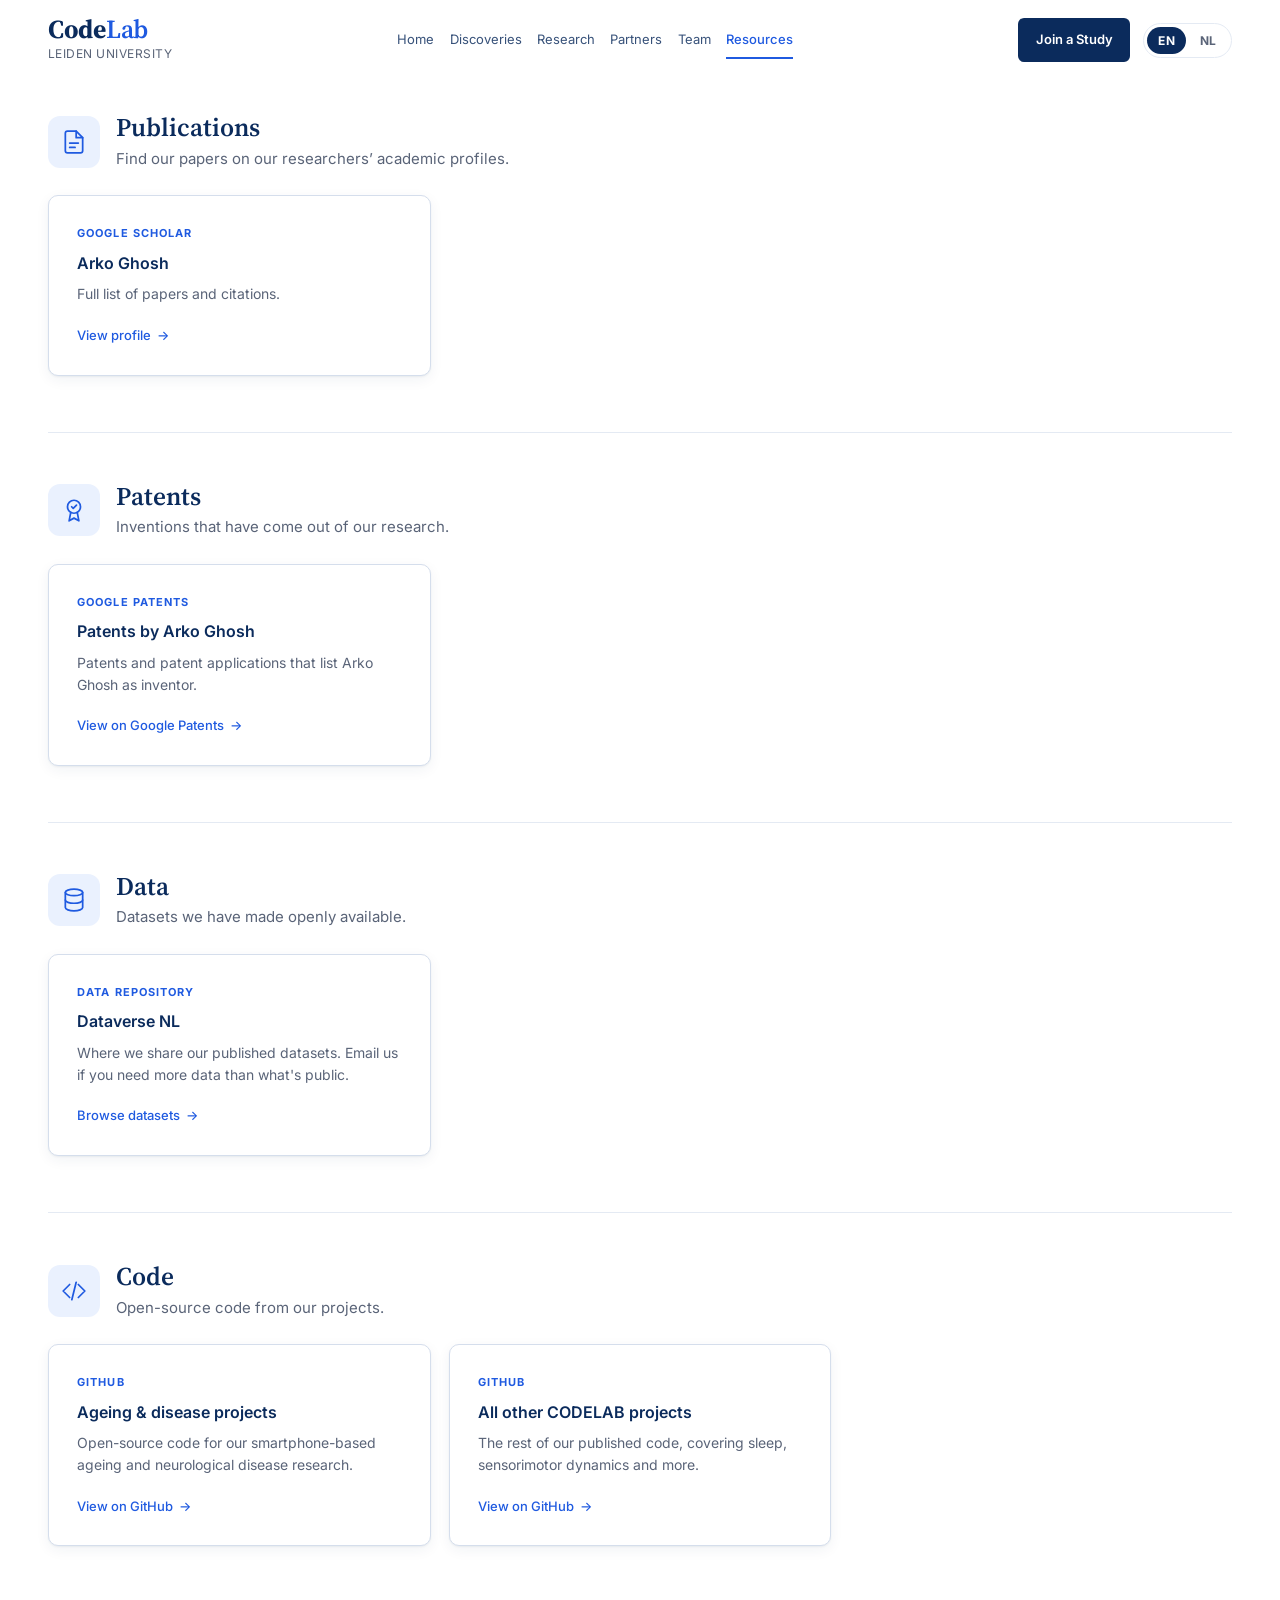
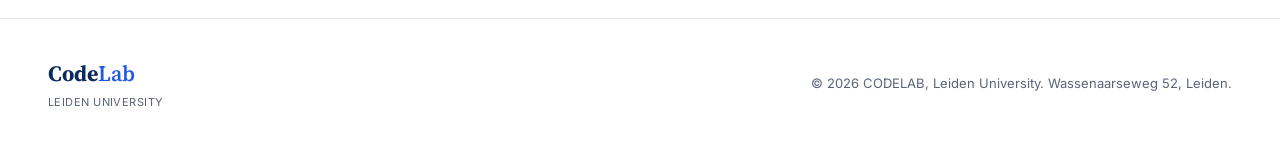
<file: resources.html>
<!DOCTYPE html>
<html lang="en">
<head>
<meta charset="utf-8">
<meta name="viewport" content="width=device-width, initial-scale=1">
<title>Resources · CODELAB — Leiden University</title>
<meta name="description" content="CODELAB's open datasets, code, spin-off companies and publications — freely available to the research community.">
<link rel="preconnect" href="https://fonts.googleapis.com">
<link rel="preconnect" href="https://fonts.gstatic.com" crossorigin>
<link href="https://fonts.googleapis.com/css2?family=Source+Serif+4:opsz,wght@8..60,400;8..60,600;8..60,700&family=Inter:wght@400;500;600;700&display=swap" rel="stylesheet">
<link rel="icon" href="data:image/svg+xml,<svg xmlns='http://www.w3.org/2000/svg' viewBox='0 0 32 32'><circle cx='16' cy='16' r='14' fill='%231f5ae0'/></svg>">
<link rel="stylesheet" href="css/styles.css">
</head>
<body>

<!-- HEADER -->
<header class="site-header" id="header">
  <div class="wrap header-inner">
    <a class="brand" href="index.html" aria-label="CODELAB, Leiden University">
      <span class="brand-name"><strong>Code</strong>Lab</span>
      <span class="brand-sub" data-i18n="brandSub">Leiden University</span>
    </a>

    <nav class="nav" id="primary-nav" aria-label="Primary">
        <a href="index.html" data-i18n="navHome">Home</a>
        <a href="discoveries.html" data-i18n="navMethods">Discoveries</a>
        <a href="research.html" data-i18n="navQuestions">Research</a>
        <a href="partners.html" data-i18n="navPartners">Partners</a>
        <a href="team.html" data-i18n="navTeam">Team</a>
        <a href="resources.html" class="is-active" data-i18n="navResources">Resources</a>
      </nav>

    <div class="header-controls">
      <a href="https://www.universiteitleiden.nl/en/staffmembers/arko-ghosh" class="btn btn-primary btn-sm nav-cta" data-i18n="navJoin">Join a Study</a>

      <div class="lang-switch" role="group" aria-label="Language">
        <button class="lang-btn is-active" data-lang="en" type="button">EN</button>
        <button class="lang-btn" data-lang="nl" type="button">NL</button>
      </div>

      <button class="nav-toggle" id="navToggle" aria-expanded="false" aria-controls="primary-nav" aria-label="Open menu">
        <span></span><span></span><span></span>
      </button>
    </div>
  </div>
</header>

<main>

<!-- RESOURCES: Publications → Patents → Data → Code
     Cards are filled from data/team.json (Scholar/ORCID links) and data/resources.json -->
<section class="resources-section">
  <div class="wrap">

    <div class="res-block" id="publications">
      <div class="res-head reveal">
        <div class="res-icon"><svg viewBox="0 0 24 24" aria-hidden="true"><path d="M14 2H6a2 2 0 0 0-2 2v16a2 2 0 0 0 2 2h12a2 2 0 0 0 2-2V8z"/><path d="M14 2v6h6"/><path d="M8 13h8M8 17h5"/></svg></div>
        <div>
          <h2 class="res-title" data-i18n="pubsTitle">Publications</h2>
          <p class="res-sub" data-i18n="pubsSub">Find our papers on our researchers’ academic profiles.</p>
        </div>
      </div>
      <div class="resource-grid"></div>
    </div>

    <div class="res-block" id="patents">
      <div class="res-head reveal">
        <div class="res-icon"><svg viewBox="0 0 24 24" aria-hidden="true"><circle cx="12" cy="9" r="6"/><path d="M9 14.2 7.5 22l4.5-2.5 4.5 2.5-1.5-7.8"/><path d="m9.8 9 1.5 1.5 3-3"/></svg></div>
        <div>
          <h2 class="res-title" data-i18n="patentsTitle">Patents</h2>
          <p class="res-sub" data-i18n="patentsSub">Inventions that have come out of our research.</p>
        </div>
      </div>
      <div class="resource-grid"></div>
    </div>

    <div class="res-block" id="data">
      <div class="res-head reveal">
        <div class="res-icon"><svg viewBox="0 0 24 24" aria-hidden="true"><ellipse cx="12" cy="5" rx="8" ry="3"/><path d="M4 5v14c0 1.7 3.6 3 8 3s8-1.3 8-3V5"/><path d="M4 12c0 1.7 3.6 3 8 3s8-1.3 8-3"/></svg></div>
        <div>
          <h2 class="res-title" data-i18n="dataTitle">Data</h2>
          <p class="res-sub" data-i18n="dataSub">Datasets we have made openly available.</p>
        </div>
      </div>
      <div class="resource-grid"></div>
    </div>

    <div class="res-block" id="code">
      <div class="res-head reveal">
        <div class="res-icon"><svg viewBox="0 0 24 24" aria-hidden="true"><path d="m8 6-6 6 6 6M16 6l6 6-6 6M14 4l-4 16"/></svg></div>
        <div>
          <h2 class="res-title" data-i18n="codeTitle">Code</h2>
          <p class="res-sub" data-i18n="codeSub">Open-source code from our projects.</p>
        </div>
      </div>
      <div class="resource-grid"></div>
    </div>
  </div>
</section>

</main>

<footer class="site-footer">
  <div class="wrap footer-inner">
    <div>
      <span class="footer-brand"><strong>Code</strong>Lab</span>
      <span class="footer-sub" data-i18n="brandSub">Leiden University</span>
    </div>
    <p class="footer-note">© <span id="year">2026</span> <span data-i18n="footerNote">CODELAB, Leiden University. Wassenaarseweg 52, Leiden.</span></p>
  </div>
</footer>

<script src="js/main.js"></script>
<script src="js/data.js"></script>
<script>
var pageText = {
  en: {
    pubsTitle: "Publications",
    pubsSub: "Find our papers on our researchers’ academic profiles.",
    srcScholar: "Google Scholar",
    scholarDesc: "Full list of papers and citations.",
    srcOrcid: "ORCID",
    orcidDesc: "Publications and other research output.",
    viewProfile: "View profile <span class=\"arrow\">→</span>",
    patentsTitle: "Patents",
    patentsSub: "Inventions that have come out of our research.",
    srcPatents: "Google Patents",
    viewPatents: "View on Google Patents <span class=\"arrow\">→</span>",
    dataTitle: "Data",
    dataSub: "Datasets we have made openly available.",
    srcDataverse: "Data repository",
    viewDataset: "Browse datasets <span class=\"arrow\">→</span>",
    codeTitle: "Code",
    codeSub: "Open-source code from our projects.",
    srcGithub: "GitHub",
    viewGithub: "View on GitHub <span class=\"arrow\">→</span>"
  },
  nl: {
    pubsTitle: "Publicaties",
    pubsSub: "Vind onze artikelen op de academische profielen van onze onderzoekers.",
    srcScholar: "Google Scholar",
    scholarDesc: "Volledige lijst van artikelen en citaties.",
    srcOrcid: "ORCID",
    orcidDesc: "Publicaties en andere onderzoeksoutput.",
    viewProfile: "Bekijk profiel <span class=\"arrow\">→</span>",
    patentsTitle: "Octrooien",
    patentsSub: "Uitvindingen die uit ons onderzoek zijn voortgekomen.",
    srcPatents: "Google Patents",
    viewPatents: "Bekijk op Google Patents <span class=\"arrow\">→</span>",
    dataTitle: "Data",
    dataSub: "Datasets die we openbaar beschikbaar hebben gemaakt.",
    srcDataverse: "Datarepository",
    viewDataset: "Bekijk datasets <span class=\"arrow\">→</span>",
    codeTitle: "Code",
    codeSub: "Opensourcecode uit onze projecten.",
    srcGithub: "GitHub",
    viewGithub: "Bekijk op GitHub <span class=\"arrow\">→</span>"
  }
};

/* resources.json "type" -> page section, card label and button text (all in pageText) */
var RESOURCE_TYPES = {
  patent: { block: 'patents', label: 'srcPatents',   button: 'viewPatents' },
  data:   { block: 'data',    label: 'srcDataverse', button: 'viewDataset' },
  code:   { block: 'code',    label: 'srcGithub',    button: 'viewGithub' }
};

CodeLabData.load(['team', 'resources']).then(function (data) {
  var D = CodeLabData;
  function grid(block) { return document.querySelector('#' + block + ' .resource-grid'); }
  function card(url, labelKey, nameHtml, descHtml, buttonKey, i) {
    return '<a class="resource-card reveal"' + (i ? ' data-delay="' + Math.min(i, 7) + '"' : '') +
      ' href="' + D.esc(url) + '" target="_blank" rel="noopener">' +
      '<span class="resource-type" data-i18n="' + labelKey + '"></span>' +
      '<p class="resource-name"' + nameHtml + '</p>' +
      '<p class="resource-desc"' + descHtml + '</p>' +
      '<span class="resource-link" data-i18n="' + buttonKey + '"></span></a>';
  }
  /* Fill a section; a section with nothing to show is removed (no empty heading or divider). */
  function fill(block, cards) {
    if (cards.length) grid(block).innerHTML = cards.join('');
    else document.getElementById(block).remove();
  }

  /* Publications: every team member's Google Scholar / ORCID link */
  if (!data.team) {
    D.showError(grid('publications'));
  } else {
    var pubs = [];
    data.team.forEach(function (m) {
      var name = '>' + D.esc(m.name);
      if (m.scholar) pubs.push(card(m.scholar, 'srcScholar', name, ' data-i18n="scholarDesc">', 'viewProfile', pubs.length));
      if (m.orcid) pubs.push(card(m.orcid, 'srcOrcid', name, ' data-i18n="orcidDesc">', 'viewProfile', pubs.length));
    });
    fill('publications', pubs);
  }

  /* Patents, data, code */
  Object.keys(RESOURCE_TYPES).forEach(function (type) {
    var t = RESOURCE_TYPES[type];
    if (!data.resources) { D.showError(grid(t.block)); return; }
    fill(t.block, data.resources.filter(function (r) { return r.type === type; }).map(function (r, i) {
      var key = type + i;
      return card(r.url, t.label,
        ' data-i18n="' + D.addText(pageText, key + 'Name', r.name) + '">',
        ' data-i18n="' + D.addText(pageText, key + 'Desc', r.summary) + '">', t.button, i);
    }));
  });

  initSite(pageText);
});
</script>
</body>
</html>
</file>
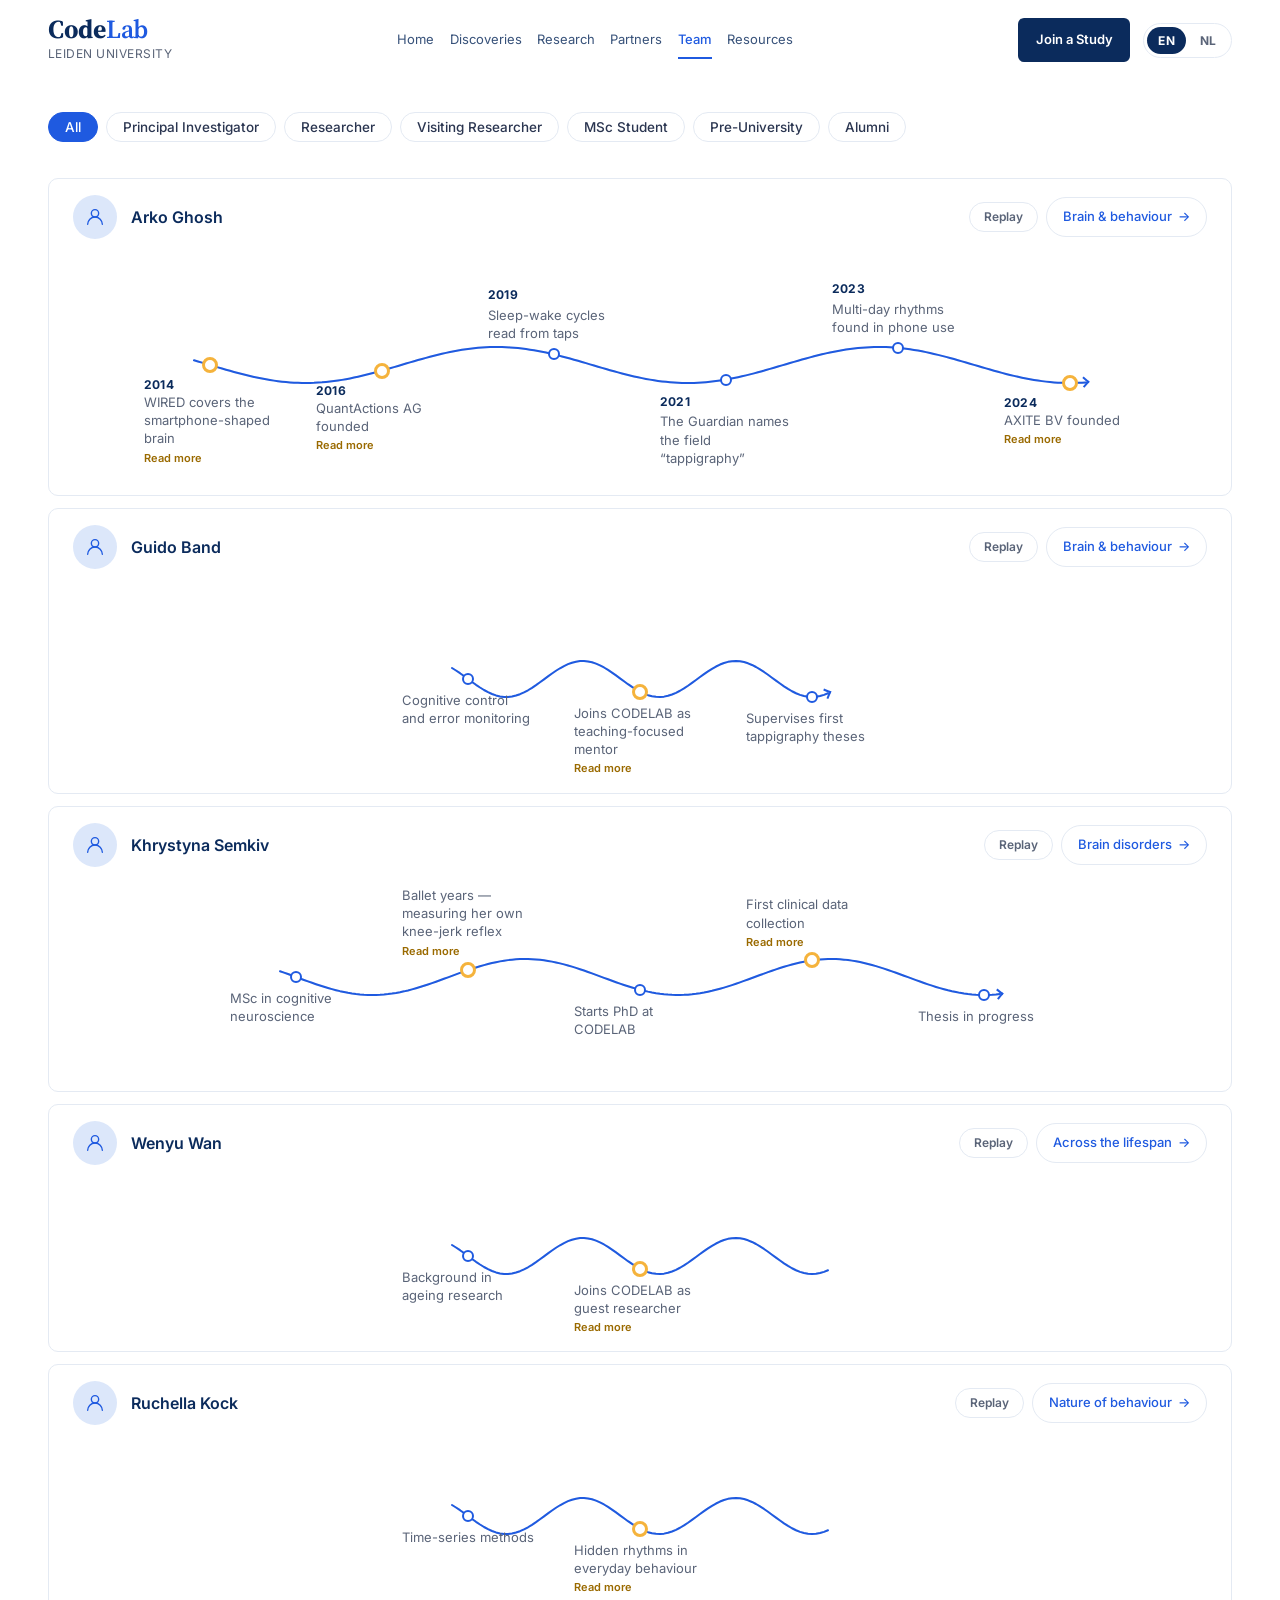
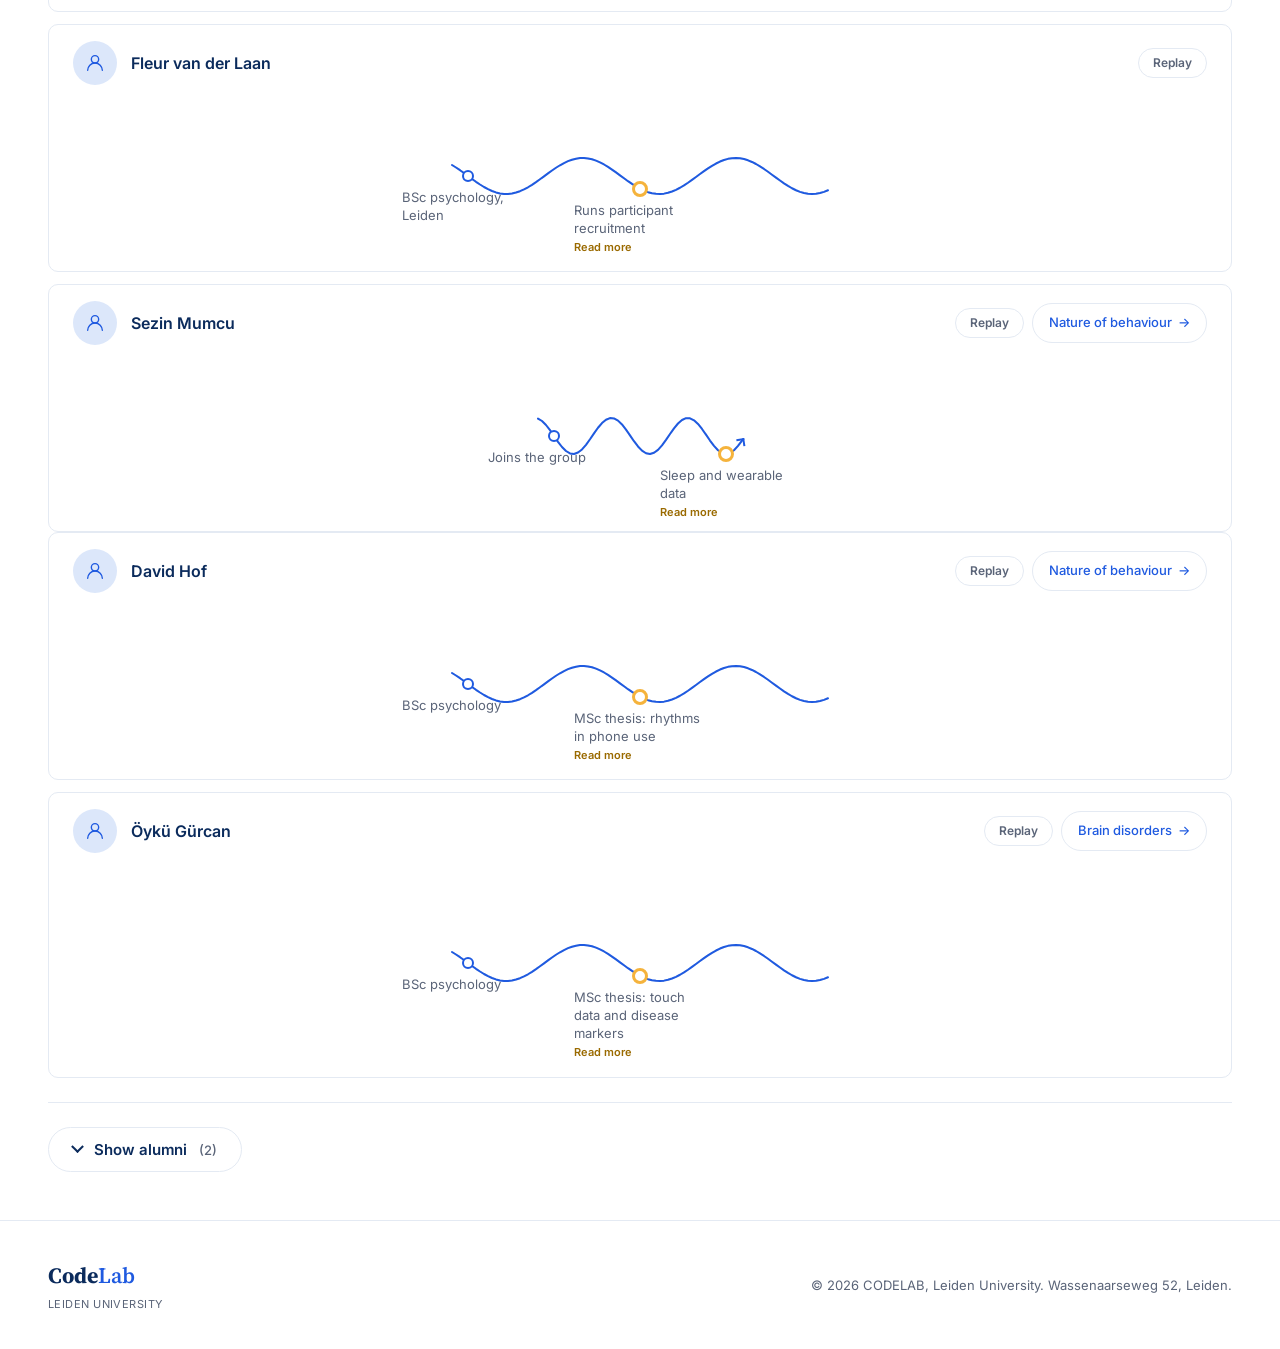
<file: team.html>
<!DOCTYPE html>
<html lang="en">
<head>
<meta charset="utf-8">
<meta name="viewport" content="width=device-width, initial-scale=1">
<title>Team &middot; CODELAB &mdash; Leiden University</title>
<meta name="description" content="Meet the CODELAB team at Leiden University - each member's research and life milestones on their own behaviour thread.">
<link rel="preconnect" href="https://fonts.googleapis.com">
<link rel="preconnect" href="https://fonts.gstatic.com" crossorigin>
<link href="https://fonts.googleapis.com/css2?family=Source+Serif+4:opsz,wght@8..60,400;8..60,600;8..60,700&family=Inter:wght@400;500;600;700&display=swap" rel="stylesheet">
<link rel="icon" href="data:image/svg+xml,<svg xmlns='http://www.w3.org/2000/svg' viewBox='0 0 32 32'><circle cx='16' cy='16' r='14' fill='%231f5ae0'/></svg>">
<link rel="stylesheet" href="css/styles.css">
</head>
<body>

<!-- HEADER -->
<header class="site-header" id="header">
  <div class="wrap header-inner">
    <a class="brand" href="index.html" aria-label="CODELAB, Leiden University">
      <span class="brand-name"><strong>Code</strong>Lab</span>
      <span class="brand-sub" data-i18n="brandSub">Leiden University</span>
    </a>

    <nav class="nav" id="primary-nav" aria-label="Primary">
        <a href="index.html" data-i18n="navHome">Home</a>
        <a href="discoveries.html" data-i18n="navMethods">Discoveries</a>
        <a href="research.html" data-i18n="navQuestions">Research</a>
        <a href="partners.html" data-i18n="navPartners">Partners</a>
        <a href="team.html" class="is-active" data-i18n="navTeam">Team</a>
        <a href="resources.html" data-i18n="navResources">Resources</a>
      </nav>

    <div class="header-controls">
      <a href="https://www.universiteitleiden.nl/en/staffmembers/arko-ghosh" class="btn btn-primary btn-sm nav-cta" data-i18n="navJoin">Join a Study</a>

      <div class="lang-switch" role="group" aria-label="Language">
        <button class="lang-btn is-active" data-lang="en" type="button">EN</button>
        <button class="lang-btn" data-lang="nl" type="button">NL</button>
      </div>

      <button class="nav-toggle" id="navToggle" aria-expanded="false" aria-controls="primary-nav" aria-label="Open menu">
        <span></span><span></span><span></span>
      </button>
    </div>
  </div>
</header>

<main>

<!-- CURRENT MEMBERS -->
<section class="team-section">
  <div class="wrap">

    <div class="tmember-list" id="staffList"></div>

    <div class="tmember-list" id="studentList"></div>

  </div>
</section>

<!-- ALUMNI: same cards, collapsed by default, at the foot of the page -->
<section class="alumni-section">
  <div class="wrap">
    <div class="alumni-head reveal">
      <button class="alumni-toggle" id="alumniToggle" type="button"
              aria-expanded="false" aria-controls="alumniPanel">
        <span class="alumni-chev" aria-hidden="true"></span>
        <span class="alumni-toggle-text" data-i18n="alumniOpen">Show alumni</span>
        <span class="alumni-count" id="alumniCount"></span>
      </button>
    </div>
    <div id="alumniPanel" class="tmember-list" hidden></div>
  </div>
</section>

</main>

<footer class="site-footer">
  <div class="wrap footer-inner">
    <div>
      <span class="footer-brand"><strong>Code</strong>Lab</span>
      <span class="footer-sub" data-i18n="brandSub">Leiden University</span>
    </div>
    <p class="footer-note">&copy; <span id="year">2026</span> <span data-i18n="footerNote">CODELAB, Leiden University. Wassenaarseweg 52, Leiden.</span></p>
  </div>
</footer>

<script src="js/main.js" charset="utf-8"></script>
<script src="js/data.js" charset="utf-8"></script>
<script src="js/team.js?v=6" charset="utf-8"></script>
<script>
/* renderTeam() builds the member threads and returns the EN/NL strings
   for everything it generated. Merge them into the page dictionary so
   the existing data-i18n machinery in main.js drives both.

   All non-ASCII text below is written as \uXXXX escapes on purpose, so
   this file survives being saved in any encoding. */
/* Fail loudly if the team styles (in css/styles.css) are missing - without them the avatars
   expand and the whole card layout collapses, which is hard to
   diagnose from the page alone. */
(function () {
  var probe = document.createElement('div');
  probe.className = 'tmember';
  probe.style.position = 'absolute';
  probe.style.visibility = 'hidden';
  document.body.appendChild(probe);
  var loaded = getComputedStyle(probe).borderTopWidth !== '0px';
  probe.remove();
  if (!loaded) {
    console.error('[CodeLab] team styles did not load. The team page ' +
      'will render unstyled (oversized avatars, collapsed cards). ' +
      'Check that css/styles.css exists and the <link> tag path is correct.');
  }
})();

/* Members come from data/team.json; their topic buttons use the short
   names in data/questions.json. */
CodeLabData.load(['team', 'questions']).then(function (data) {
  var threads = { en: {}, nl: {} };
  if (!data.team) {
    CodeLabData.showError(document.getElementById('staffList'));
    document.querySelector('.alumni-section').hidden = true;
  } else {
    threads = renderTeam(data.team, data.questions);
  }
  initSite({
    en: Object.assign({}, threads.en),
    nl: Object.assign({}, threads.nl)
  });
});
</script>
</body>
</html>
</file>
<file: css/styles.css>
/* ==========================================================
   CodeLab · Leiden University — Design Tokens
   ========================================================== */
:root {
  --ink:        #0B2B5C;
  --ink-soft:   #2A3550;
  --blue:       #1F5AE0;
  --blue-700:   #123C9E;
  --blue-100:   #DCE7FA;
  --blue-050:   #EAF1FE;
  --amber:      #F5B33C;
  --green:      #4CAF7D;
  --text:       #5A6478;
  --bg:         #FFFFFF;
  --bg-soft:    #F6F8FC;
  --line:       #E4EAF3;
  --serif: "Source Serif 4", Georgia, serif;
  --sans:  "Inter", system-ui, -apple-system, sans-serif;
  --wrap:   1400px;
  --nav-h:  80px;
  --radius: 10px;
  --ease:   cubic-bezier(.22,.68,.28,1);
}
*, *::before, *::after { box-sizing: border-box }
html { scroll-behavior: smooth }
body {
  margin: 0; background: var(--bg); color: var(--text);
  font-family: var(--sans); font-size: 18px; line-height: 1.65;
  -webkit-font-smoothing: antialiased;
  overflow-x: clip;
}
img, svg { display: block; max-width: 100% }
a { color: inherit; text-decoration: none }
h1, h2, h3, h4 { margin: 0; color: var(--ink) }
p { margin: 0 }
.wrap { max-width: var(--wrap); margin: 0 auto; padding: 0 48px }
.arrow { display: inline-block; transition: transform .25s var(--ease) }
a:hover .arrow, button:hover .arrow { transform: translateX(4px) }
:focus-visible { outline: 2px solid var(--blue); outline-offset: 3px; border-radius: 4px }

.btn {
  display: inline-flex; align-items: center; gap: 10px;
  padding: 14px 26px; border-radius: 6px; border: 1px solid transparent;
  font-weight: 600; font-size: 15px; cursor: pointer;
  transition: background .2s var(--ease), color .2s var(--ease), box-shadow .2s var(--ease);
}
.btn-primary { background: var(--ink); color: #fff }
.btn-primary:hover { background: var(--blue-700); box-shadow: 0 8px 20px rgba(18,60,158,.22) }

.btn-sm { padding: 10px 20px; font-size: 14px }

/* ---- Header ---- */
.site-header {
  position: sticky; top: 0; z-index: 50;
  background: rgba(255,255,255,.92);
  backdrop-filter: saturate(160%) blur(10px);
  transition: box-shadow .25s var(--ease);
}
.site-header.is-stuck { box-shadow: 0 1px 0 var(--line), 0 6px 24px rgba(11,43,92,.06) }
.header-inner {
  display: flex; align-items: center; justify-content: space-between;
  gap: clamp(14px, 1.6vw, 30px); min-height: 80px;
}
.brand { display: flex; flex-direction: column; gap: 2px; flex-shrink: 0 }
.brand-name {
  display: block; font-family: var(--serif); font-size: 26px;
  font-weight: 600; color: var(--blue); letter-spacing: -.01em; line-height: 1
}
.brand-name strong { color: var(--ink); font-weight: 700 }
.brand-sub { display: block; font-size: 12px; color: var(--text); letter-spacing: .04em; text-transform: uppercase }

.header-controls { display: flex; align-items: center; gap: clamp(10px, 1vw, 16px); flex-shrink: 0 }

.lang-switch {
  display: flex; align-items: center; gap: 2px;
  border: 1px solid var(--line); border-radius: 999px; padding: 3px; background: #fff
}
.lang-btn {
  border: 0; background: none; padding: 6px clamp(9px, 0.9vw, 13px); border-radius: 999px;
  font-size: 12px; font-weight: 700; letter-spacing: .02em;
  color: var(--text); cursor: pointer; transition: background .2s var(--ease), color .2s var(--ease);
  font-family: var(--sans);
}
.lang-btn.is-active { background: var(--ink); color: #fff }
.lang-btn:hover:not(.is-active) { color: var(--blue) }

.nav { display: flex; align-items: center; justify-content: center; flex: 1; min-width: 0; gap: clamp(10px, 1.2vw, 22px) }
.nav a { font-size: clamp(13px, 1vw, 16px); color: var(--ink); opacity: .82; position: relative; padding: 6px 0; white-space: nowrap }
.nav a:hover { opacity: 1; color: var(--blue) }
.nav a.is-active { color: var(--blue); opacity: 1; font-weight: 500 }
.nav a.is-active::after {
  content: ""; position: absolute; left: 0; right: 0; bottom: -2px;
  height: 2px; background: var(--blue)
}
.nav-cta { color: #fff !important; opacity: 1 !important; white-space: nowrap; padding: 10px clamp(14px, 1.3vw, 22px); font-size: clamp(13px, 1vw, 14px) }
.nav-cta.is-active::after { display: none }
.nav-toggle {
  display: none; width: 44px; height: 44px;
  background: none; border: 0; cursor: pointer; padding: 10px
}
.nav-toggle span { display: block; height: 2px; background: var(--ink); margin: 5px 0; transition: transform .25s var(--ease), opacity .2s }
.nav-toggle[aria-expanded="true"] span:nth-child(1) { transform: translateY(7px) rotate(45deg) }
.nav-toggle[aria-expanded="true"] span:nth-child(2) { opacity: 0 }
.nav-toggle[aria-expanded="true"] span:nth-child(3) { transform: translateY(-7px) rotate(-45deg) }

/* ---- Hero (two-column grid: text left ~40%, illustration right ~60%) ---- */
.hero {
  overflow: hidden;
  background: radial-gradient(56% 64% at 72% 48%, rgba(31,90,224,.07), rgba(31,90,224,0) 70%), #fff;
}
.hero-inner {
  display: grid;
  grid-template-columns: minmax(0, 40fr) minmax(0, 60fr);
  gap: clamp(8px, 1.2vw, 20px); align-items: center;
  min-height: calc(100vh - var(--nav-h));
  padding-block: clamp(16px, 3vh, 40px);
}
.hero-copy { position: relative; z-index: 2; display: flex; flex-direction: column }
.hero-media {
  position: relative; z-index: 1;
  justify-self: end; width: 100%;
  transform: scale(1.12); transform-origin: center right;
}
.hero-bg {
  width: 100%; height: auto; max-width: 100%;
  object-fit: contain; display: block;
  animation: heroFade .9s var(--ease) both;
}
@keyframes heroFade { from { opacity: 0; transform: translateY(12px) } to { opacity: 1; transform: none } }
.hero-prelude {
  display: flex; align-items: flex-start; gap: 12px; max-width: 54ch;
  margin-bottom: clamp(14px, 2.2vh, 22px);
  font-family: var(--serif); font-style: italic; font-size: clamp(15px, 1.05vw, 17px); line-height: 1.5; color: var(--ink-soft)
}
.hero-stars { flex: none; width: 64px; height: 22px; margin-top: 1px; overflow: visible }
.hero-stars path { fill: none; stroke: var(--blue); stroke-width: 1; opacity: .45; stroke-dasharray: 2 3 }
.hero-stars circle { fill: var(--blue-700) }
.hero-stars .hero-star-now { fill: var(--amber) }
.hero-title {
  font-family: var(--serif); font-weight: 700;
  /* Image beside the text: keep the fixed line breaks and scale the whole title with the screen.
     4vw keeps the longest line (Dutch) inside the text column; 60px caps it once the column stops growing */
  font-size: clamp(34px, 4vw, 60px); line-height: 1.06; letter-spacing: -.02em;
  max-width: 18ch; text-wrap: balance;
}
.hero-title em { display: block; font-style: italic; font-weight: 600; color: var(--blue) }
.hero-lede { margin: clamp(16px, 2.4vh, 24px) 0 clamp(20px, 3vh, 30px); font-size: clamp(17px, 1.2vw, 19px); line-height: 1.6; max-width: 42ch; color: var(--text) }
.hero-actions { display: flex; flex-wrap: wrap; gap: 16px }
.scroll-hint {
  display: inline-flex; align-items: center; gap: 12px;
  margin-top: clamp(20px, 3vh, 32px); color: var(--text); font-size: 14px
}
.scroll-hint:hover { color: var(--blue) }
.scroll-arrow { animation: arrowBounce 1.6s ease-in-out infinite }
@keyframes arrowBounce { 0%, 100% { transform: translateY(0) } 50% { transform: translateY(6px) } }

/* ---- Data load error (js/data.js) ---- */
.data-error { font-size: 14px; color: var(--text); padding: 12px 0 }

/* ---- Shared section labels ---- */

.section-title {
  font-family: var(--serif); font-size: clamp(28px, 2.6vw, 40px);
  font-weight: 600; line-height: 1.2; letter-spacing: -.015em
}

/* ---- Thread of ideas (homepage, data/milestones.json) ---- */
.thread-band { border-top: 1px solid var(--line); padding: clamp(48px, 7vw, 88px) 0 clamp(56px, 8vw, 96px); background: #fff }
.thread-title {
  font-family: var(--serif); font-weight: 600; letter-spacing: -.01em; line-height: 1.15;
  font-size: clamp(26px, 2.8vw, 38px); text-align: center; text-wrap: balance
}
.thread { position: relative; margin-top: clamp(28px, 4vw, 48px) }
.thread-line { position: absolute; inset: 0; overflow: visible; pointer-events: none }
.thread-path {
  fill: none; stroke: var(--blue); stroke-width: 2; stroke-linecap: round; opacity: .55;
  stroke-dasharray: var(--len, 0); stroke-dashoffset: var(--len, 0)
}
.thread.is-in .thread-path, .thread-band .is-in .thread-path { animation: threadDraw 2.6s var(--ease) forwards }
@keyframes threadDraw { to { stroke-dashoffset: 0 } }
.thread-list {
  position: relative; list-style: none; margin: 0; padding: 0;
  display: grid; grid-template-columns: repeat(var(--count, 8), minmax(0, 1fr));
  grid-template-rows: auto 64px auto; column-gap: clamp(8px, 1.2vw, 18px)
}
.thread-step { display: contents }
.thread-node {
  grid-row: 2; grid-column: calc(var(--i) + 1); align-self: center; justify-self: center;
  width: 14px; height: 14px; border-radius: 50%; background: #fff; border: 2.5px solid var(--blue);
  position: relative; z-index: 1
}
.is-high .thread-node { transform: translateY(-10px) }
.is-low .thread-node { transform: translateY(10px) }
.is-today .thread-node { border-color: var(--amber); background: var(--amber); box-shadow: 0 0 0 6px rgba(245,179,60,.2) }
.is-future .thread-node { border-style: dashed; border-color: var(--amber) }
.thread-text {
  grid-column: calc(var(--i) + 1); font-size: 15px; line-height: 1.45; color: var(--ink-soft);
  text-align: center; text-wrap: balance
}
.is-high .thread-text { grid-row: 1; align-self: end; padding-bottom: 6px }
.is-low .thread-text { grid-row: 3; align-self: start; padding-top: 6px }
.thread-era {
  display: block; font-size: 11.5px; font-weight: 700; letter-spacing: .12em; text-transform: uppercase;
  color: #A86A00; margin-bottom: 4px
}
@media (max-width: 900px) {
  .thread-title { text-align: left }
  .thread-list { grid-template-columns: 28px minmax(0, 1fr); grid-template-rows: none; row-gap: 26px; column-gap: 16px }
  .thread-node { grid-row: calc(var(--i) + 1); grid-column: 1; transform: none !important; align-self: start; margin-top: 4px }
  .thread-text, .is-high .thread-text, .is-low .thread-text {
    grid-row: calc(var(--i) + 1); grid-column: 2; text-align: left; padding: 0; align-self: start
  }
}
@media (prefers-reduced-motion: reduce) { .thread-path { stroke-dashoffset: 0 } }

/* ---- Footer ---- */
.site-footer { border-top: 1px solid var(--line); padding: 36px 0; background: #fff }
.footer-inner { display: flex; flex-wrap: wrap; align-items: center; justify-content: space-between; gap: 20px }
.footer-brand { font-family: var(--serif); font-size: 22px; font-weight: 600; color: var(--blue) }
.footer-brand strong { color: var(--ink); font-weight: 700 }
.footer-sub { display: block; font-size: 11px; color: var(--text); letter-spacing: .04em; text-transform: uppercase; margin-top: 2px }
.site-footer nav { display: flex; flex-wrap: wrap; gap: 22px; font-size: 14px }
.site-footer nav a:hover { color: var(--blue) }
.footer-note { font-size: 13px; margin: 0 }

/* ---- Page hero (sub-pages) ---- */

/* Compact page-hero variant: title only, minimal whitespace (used on Team page) */

/* ---- Discoveries (list of findings, used on Methods page) ---- */
.discoveries-section { padding: 32px 0 88px }
.discovery-grid { display: grid; grid-template-columns: minmax(0, 1fr); gap: 16px }
.discovery-item {
  display: grid; grid-template-columns: 52px minmax(0, 1fr); gap: 16px;
  padding: 22px; background: #fff; border: 1px solid #D5DEEC;
  border-radius: var(--radius); align-items: start;
  box-shadow: 0 1px 2px rgba(11,43,92,.06), 0 4px 14px rgba(11,43,92,.06);
  transition: box-shadow .25s var(--ease), border-color .25s var(--ease)
}
.discovery-item:hover { border-color: var(--blue-100); box-shadow: 0 2px 4px rgba(11,43,92,.06), 0 12px 28px rgba(11,43,92,.12) }
.discovery-icon {
  width: 52px; height: 52px; display: grid; place-items: center;
  border-radius: 11px; background: var(--blue-050)
}
.discovery-icon svg {
  width: 24px; height: 24px; fill: none; stroke: var(--blue);
  stroke-width: 1.5; stroke-linecap: round; stroke-linejoin: round
}
.discovery-name { font-size: 16px; font-weight: 600; color: var(--ink); margin-bottom: 6px; line-height: 1.35; overflow-wrap: break-word }
/* Paper link on the title, and an optional image/GIF in place of the icon */
.discovery-link { color: inherit }
.discovery-link:hover { color: var(--blue); text-decoration: underline; text-underline-offset: 3px }
.discovery-item.has-image { grid-template-columns: 180px minmax(0, 1fr); gap: 20px }
.discovery-media { border-radius: 8px; overflow: hidden; background: var(--blue-050) }
.discovery-media img { display: block; width: 100%; height: auto }
.discovery-desc { font-size: 14px; color: var(--text); line-height: 1.55 }
.discovery-cite { display: block; font-size: 15px; color: var(--text); margin-top: 8px; opacity: .75 }
/* Optional video below the list (data/video.json) */
.discovery-video {
  margin-top: 40px; border: 1px solid #D5DEEC; border-radius: var(--radius);
  overflow: hidden; background: var(--bg-soft);
  box-shadow: 0 1px 2px rgba(11,43,92,.06), 0 4px 14px rgba(11,43,92,.06)
}
.discovery-video video,
.discovery-video img { display: block; width: 100%; height: auto; max-height: 80vh; object-fit: contain }
.discovery-video video { background: var(--ink) }

/* ---- Discoveries page: gallery of abstract artworks (data/discoveries.json + js/discovery-art.js) ---- */
.disc-intro { padding: clamp(20px, 3vw, 40px) 0 clamp(12px, 1.5vw, 20px) }
.disc-eyebrow {
  font-size: 13px; font-weight: 700; letter-spacing: .12em; text-transform: uppercase;
  color: var(--blue); margin-bottom: 8px
}
.disc-title {
  font-family: var(--serif); font-weight: 600; letter-spacing: -.015em; line-height: 1.08;
  font-size: clamp(36px, 5.2vw, 64px)
}
.disc-title em { font-style: italic; color: var(--blue) }
.disc-lede { margin-top: 12px; font-size: clamp(17px, 1.5vw, 20px); color: var(--ink-soft) }

.disc-list-section { padding: 8px 0 96px }
.disc-gallery {
  display: grid; grid-template-columns: repeat(auto-fill, minmax(min(100%, 340px), 1fr));
  gap: clamp(20px, 2.4vw, 36px)
}
.disc-card {
  display: flex; flex-direction: column; background: #fff; color: inherit;
  border: 1px solid var(--line); border-radius: 16px; overflow: hidden;
  box-shadow: 0 1px 2px rgba(11,43,92,.04), 0 10px 30px rgba(11,43,92,.06);
  transition: transform .35s var(--ease), box-shadow .35s var(--ease), border-color .35s var(--ease)
}
a.disc-card:hover {
  transform: translateY(-4px); border-color: var(--blue-100);
  box-shadow: 0 2px 4px rgba(11,43,92,.06), 0 20px 44px rgba(11,43,92,.14)
}
.disc-art { margin: 0; aspect-ratio: 4 / 3; overflow: hidden; background: var(--bg-soft) }
.disc-art svg, .disc-art img { display: block; width: 100%; height: 100%; object-fit: cover; transition: transform .8s var(--ease) }
a.disc-card:hover .disc-art svg, a.disc-card:hover .disc-art img { transform: scale(1.04) }
.disc-body { padding: 22px 24px 24px; display: flex; flex-direction: column; flex: 1 }
.disc-name {
  margin-top: 0; font-family: var(--serif); font-weight: 600; line-height: 1.2;
  font-size: clamp(21px, 1.7vw, 24px); letter-spacing: -.01em
}
.disc-summary { margin-top: 10px; font-size: 16px; line-height: 1.55; color: var(--ink-soft) }
.disc-read { margin-top: auto; padding-top: 18px; font-size: 15px; font-weight: 600; color: var(--blue) }
a.disc-card:hover .disc-read { color: var(--blue-700) }

/* Artwork motion (Discoveries and Questions): gentle, and only once on screen */
.art-host .art-draw { stroke-dasharray: 1; stroke-dashoffset: 1 }
.art-host.is-in .art-draw { animation: artDraw 2.4s var(--ease) forwards }
.art-host .art-fade { opacity: 0 }
.art-host.is-in .art-fade { animation: artFade 1s var(--ease) forwards }
.art-host.is-in .art-pulse { animation: artPulse 3.2s ease-in-out infinite }
@keyframes artDraw { to { stroke-dashoffset: 0 } }
@keyframes artFade { to { opacity: var(--o, .8) } }
@keyframes artPulse { 50% { opacity: .35 } }
@media (prefers-reduced-motion: reduce) {
  .art-host .art-draw { stroke-dashoffset: 0 }
  .art-host .art-fade { opacity: var(--o, .8) }
}

/* ---- Questions page: JID framework panel and question rows ---- */
.q-frame-section { padding: 0 0 clamp(48px, 7vw, 88px) }
.q-frame {
  display: flex; flex-direction: column; gap: clamp(20px, 3vw, 32px);
  padding: clamp(20px, 3vw, 40px); border-radius: 20px;
  background: var(--blue-050); border: 1px solid var(--blue-100)
}
.q-frame-head { max-width: 62ch }
.q-frame-title {
  font-family: var(--serif); font-weight: 600; letter-spacing: -.01em; line-height: 1.15;
  font-size: clamp(26px, 2.6vw, 34px)
}
.q-frame-desc { margin-top: 10px; font-size: 17px; color: var(--ink-soft) }
.bm { display: grid; grid-template-columns: repeat(2, minmax(0, 1fr)); gap: clamp(14px, 2vw, 24px) }
.bm-panel { margin: 0; display: flex; flex-direction: column; gap: 10px; min-width: 0 }
.bm-canvas {
  display: block; width: 100%; aspect-ratio: 1 / 1; max-height: 460px;
  border-radius: 14px; background: #fff; border: 1px solid var(--blue-100)
}
.bm-panel figcaption { font-size: 14px; color: var(--text) }
@media (max-width: 640px) { .bm { grid-template-columns: minmax(0, 1fr) } }

.q-list-section { padding: 0 0 104px }
.q-list { display: flex; flex-direction: column; gap: clamp(48px, 7vw, 96px) }
.q-row {
  display: grid; grid-template-columns: minmax(0, 1fr) minmax(0, 1.1fr);
  gap: clamp(24px, 4.5vw, 72px); align-items: center; scroll-margin-top: 100px
}
.q-row:nth-child(even) .q-art { order: 2 }
.q-art {
  margin: 0; aspect-ratio: 4 / 3; border-radius: 16px; overflow: hidden;
  background: var(--bg-soft); border: 1px solid var(--line);
  box-shadow: 0 1px 2px rgba(11,43,92,.04), 0 14px 34px rgba(11,43,92,.07)
}
.q-art svg, .q-art img { display: block; width: 100%; height: 100%; object-fit: cover }
.q-short { font-size: 12.5px; font-weight: 700; letter-spacing: .1em; text-transform: uppercase; color: var(--blue) }
.q-name {
  margin-top: 10px; font-family: var(--serif); font-weight: 600; line-height: 1.15;
  font-size: clamp(26px, 2.8vw, 38px); letter-spacing: -.01em; text-wrap: balance
}
.q-desc { margin-top: 14px; font-size: 17px; line-height: 1.6; color: var(--ink-soft); max-width: 56ch }

@media (max-width: 900px) {
  .q-row { grid-template-columns: minmax(0, 1fr); gap: 20px }
  .q-row:nth-child(even) .q-art { order: 0 }
}

/* ---- Question cards (Research Questions page) ---- */
.questions-section { padding: 32px 0 72px }
.question-grid { display: grid; grid-template-columns: 1fr; gap: 20px }
.question-card {
  background: #fff; border: 1px solid #D5DEEC; border-radius: var(--radius);
  padding: 28px 26px; display: grid; grid-template-columns: 48px 1fr; gap: 10px 20px; align-items: start;
  box-shadow: 0 1px 2px rgba(11,43,92,.06), 0 4px 14px rgba(11,43,92,.06);
  transition: box-shadow .3s var(--ease), transform .3s var(--ease)
}
.question-card:hover { box-shadow: 0 16px 34px rgba(11,43,92,.11); transform: translateY(-5px) }
.question-icon {
  grid-row: 1 / span 2;
  width: 48px; height: 48px; display: grid; place-items: center;
  border-radius: 11px; background: var(--blue-050)
}
.question-icon svg {
  width: 24px; height: 24px; fill: none; stroke: var(--blue);
  stroke-width: 1.5; stroke-linecap: round; stroke-linejoin: round
}
.question-name { font-size: 17px; font-weight: 600; color: var(--ink); line-height: 1.4 }
.question-desc { font-size: 14px; color: var(--text); line-height: 1.6 }

/* ---- Team cards (Team page) ---- */
.team-section { padding: 56px 0 72px }

/* ---- Resource cards (Resources page) ---- */
.resources-section { padding: 32px 0 72px }
.resource-grid { display: grid; grid-template-columns: repeat(3, 1fr); gap: 18px }
.resource-card {
  background: #fff; border: 1px solid #D5DEEC; border-radius: var(--radius); padding: 28px;
  display: flex; flex-direction: column; gap: 10px; text-decoration: none;
  box-shadow: 0 1px 2px rgba(11,43,92,.06), 0 4px 14px rgba(11,43,92,.06);
  transition: box-shadow .25s var(--ease), border-color .25s var(--ease)
}
.resource-card:hover { border-color: var(--blue-100); box-shadow: 0 2px 4px rgba(11,43,92,.06), 0 12px 28px rgba(11,43,92,.12) }
.res-block + .res-block { margin-top: 56px; padding-top: 48px; border-top: 1px solid var(--line) }
.res-head { display: flex; align-items: center; gap: 16px; margin-bottom: 24px }
.res-icon {
  flex-shrink: 0; width: 52px; height: 52px; display: grid; place-items: center;
  border-radius: 12px; background: var(--blue-050)
}
.res-icon svg {
  width: 26px; height: 26px; fill: none; stroke: var(--blue);
  stroke-width: 1.6; stroke-linecap: round; stroke-linejoin: round
}
.res-title { font-family: var(--serif); font-size: clamp(24px, 2vw, 30px); font-weight: 600; color: var(--ink); line-height: 1.2 }
.res-sub { font-size: 15px; color: var(--text); margin-top: 4px }
.resource-type { font-size: 11px; font-weight: 700; letter-spacing: .1em; text-transform: uppercase; color: var(--blue) }
.resource-name { font-size: 16px; font-weight: 600; color: var(--ink); line-height: 1.3 }
.resource-desc { font-size: 14px; color: var(--text); line-height: 1.55; flex: 1 }
.resource-link { display: inline-flex; align-items: center; gap: 6px; font-size: 13px; font-weight: 500; color: var(--blue); margin-top: 10px }

/* ---- Scroll reveal ---- */
.reveal { opacity: 0; transform: translateY(18px); transition: opacity .7s var(--ease), transform .7s var(--ease) }
.reveal[data-delay="1"] { transition-delay: .08s }
.reveal[data-delay="2"] { transition-delay: .16s }
.reveal[data-delay="3"] { transition-delay: .24s }
.reveal[data-delay="4"] { transition-delay: .32s }
.reveal[data-delay="5"] { transition-delay: .40s }
.reveal[data-delay="6"] { transition-delay: .48s }
.reveal.is-in { opacity: 1; transform: none }

/* ---- Responsive ---- */
@media (max-width: 1180px) {
  .wrap { padding: 0 32px }
  
  
}
@media (max-width: 960px) {
  .nav {
    position: absolute; left: 0; right: 0; top: 100%;
    flex-direction: column; align-items: flex-start; gap: 0;
    background: #fff; border-top: 1px solid var(--line);
    padding: 10px 32px 22px; display: none
  }
  .nav.is-open { display: flex }
  .nav a { width: 100%; padding: 14px 0; border-bottom: 1px solid var(--line); white-space: normal }
  /* Full-width rows: underline the label text only, not the whole row */
  .nav a.is-active::after { display: none }
  .nav a.is-active { text-decoration: underline 2px var(--blue); text-underline-offset: 6px }
  .nav-toggle { display: block }
  
}
@media (max-width: 1024px) {
  .hero-inner {
    grid-template-columns: 1fr; gap: clamp(20px, 4vw, 32px);
    min-height: 0; padding-block: clamp(24px, 5vh, 48px);
  }
  .hero-copy { align-items: flex-start }
  .hero-media { justify-self: center; width: 100%; max-width: 660px; transform: none; z-index: auto }
  /* Image moves below the text: drop the fixed line breaks and let the text wrap to the width */
  .hero-title { font-size: clamp(36px, 5.2vw, 48px); max-width: 18ch }
  .hero-lede { max-width: 62ch }
}
@media (max-width: 640px) {
  .wrap { padding: 0 24px }
  .nav { padding-left: 24px; padding-right: 24px }
  .hero-actions .btn { flex: 1; justify-content: center }
  
  
  
  .header-controls { gap: 12px }
  
   .resource-grid { grid-template-columns: 1fr }
  
}
@media (max-width: 440px) {
  /* Keep brand + CTA + language switch + menu button on one row on phones */
  .wrap { padding: 0 20px }
  .header-inner { gap: 8px }
  .header-controls { gap: 6px }
  .brand-name { font-size: 21px }
  .brand-sub { font-size: 9.5px; letter-spacing: .02em }
  /* long labels (e.g. Dutch) wrap onto two lines instead of pushing the menu button off-screen */
  .nav-cta { padding: 6px 11px; font-size: 12px; white-space: normal; max-width: 8.5em; text-align: center; line-height: 1.2 }
  .lang-btn { padding: 5px 8px; font-size: 11px }
  .nav-toggle { width: 38px; padding: 8px 6px }
  .nav { padding-left: 20px; padding-right: 20px }
  .discovery-item { grid-template-columns: 40px minmax(0, 1fr); gap: 12px; padding: 18px }
  .discovery-icon { width: 40px; height: 40px }
  .discovery-item.has-image { grid-template-columns: minmax(0, 1fr); gap: 14px }
}
@media (max-width: 360px) {
  .header-inner { gap: 6px }
  .header-controls { gap: 4px }
  .brand-name { font-size: 19px }
  .brand-sub { font-size: 8.5px; letter-spacing: 0 }
  .nav-cta { padding: 6px 7px; font-size: 11px; max-width: 7.6em }
  .lang-switch { padding: 2px }
  .lang-btn { padding: 4px 4px }
  .nav-toggle { width: 30px; padding: 8px 3px }
}
@media (prefers-reduced-motion: reduce) {
  *, *::before, *::after { animation: none !important; transition: none !important }
  .reveal { opacity: 1; transform: none }
  html { scroll-behavior: auto }
}

/* ==========================================================
   CodeLab - Team page timelines  (css/team.css)
   ----------------------------------------------------------
   STANDALONE stylesheet. Load it AFTER css/styles.css:
       <link rel="stylesheet" href="css/styles.css">
       <link rel="stylesheet" href="css/team.css">
   It inherits the design tokens (--blue, --ink, --line ...)
   declared on :root in styles.css. Do not paste this into
   styles.css - keeping it separate is what makes the team
   page independently maintainable.

   Uses only existing tokens: --blue, --amber, --ink, --line,
   --bg-soft, --text. Amber marks the one thing worth clicking.
   ASCII only - no literal non-ASCII characters in this file.
   ========================================================== */

/* ---- member card ---- */
.tmember-list { display: flex; flex-direction: column; gap: 12px }
/* The [hidden] attribute relies on the browser default display:none.
   Any author `display` rule outranks it, so the alumni panel would stay
   visible while the toggle only swapped its label. Restore it here. */
.tmember-list[hidden] { display: none }
.tmember {
  border: 1px solid var(--line); border-radius: var(--radius);
  background: #fff; padding: 16px 24px 12px;
  transition: box-shadow .25s var(--ease)
}
.tmember:hover { box-shadow: 0 8px 24px rgba(11,43,92,.07) }

.tmember-head {
  display: grid; grid-template-columns: 44px 1fr auto;
  gap: 14px; align-items: center
}
.tmember-actions { display: flex; align-items: center; gap: 8px }
.tmember-photo {
  width: 44px; height: 44px; border-radius: 50%; overflow: hidden;
  background: var(--blue-100); display: grid; place-items: center;
  position: relative; flex-shrink: 0
}
.tmember-photo svg {
  width: 22px; height: 22px; fill: none; stroke: var(--blue);
  stroke-width: 1.5; stroke-linecap: round
}
.tmember-photo img {
  position: absolute; inset: 0; width: 100%; height: 100%;
  object-fit: cover; border-radius: 50%
}
.tmember-name { font-size: 16px; font-weight: 600; color: var(--ink); line-height: 1.3 }
/* only rendered for alumni - current members show no role */
.tmember-role { font-size: 13px; color: var(--text); line-height: 1.4 }
.tmember-link {
  display: inline-flex; align-items: center; gap: 6px; white-space: nowrap;
  font-size: 13px; font-weight: 500; color: var(--blue);
  border: 1px solid var(--line); border-radius: 99px; padding: 8px 16px;
  transition: border-color .2s var(--ease), background .2s var(--ease)
}
.tmember-link:hover { border-color: var(--blue); background: var(--blue-050) }

/* ---- replay (speed is fixed in js/team.js, no viewer control) ---- */
.tml-replay {
  font-family: var(--sans); font-size: 12px; font-weight: 600;
  color: var(--text); background: none; border: 1px solid var(--line);
  cursor: pointer; padding: 6px 14px; border-radius: 99px; line-height: 1.4;
  transition: color .2s var(--ease), border-color .2s var(--ease)
}
.tml-replay:hover { color: var(--blue); border-color: var(--blue) }

/* ---- stage ---- */
.tml-stage { position: relative; margin-top: 8px }
.tml-svg { position: absolute; top: 0; overflow: visible }
.tml-guide { stroke: var(--line); stroke-width: 2 }
.tml-path {
  stroke: var(--blue); stroke-width: 2;
  stroke-linecap: round; stroke-linejoin: round;
  stroke-dasharray: 1; stroke-dashoffset: 1
}
/* alumni: the thread narrows to a point instead of ending in an arrow.
   A stroke cannot vary in width, so this is a filled outline built in
   js/team.js - fill, not stroke. */
.tml-tail { fill: var(--blue); opacity: 0; transition: opacity .3s var(--ease) }
.tml-tail.is-in { opacity: 1 }
.tml-nodes { position: absolute; inset: 0 }

/* ---- dots ---- */
.tml-dot {
  position: absolute; width: 34px; height: 34px; padding: 0;
  transform: translate(-50%, -50%); border: 0; background: none;
  display: grid; place-items: center;
  opacity: 0; transition: opacity .28s var(--ease)
}
.tml-dot.is-in { opacity: 1 }
.tml-dot.is-key { pointer-events: auto }
.tml-mark {
  width: 12px; height: 12px; border-radius: 50%;
  background: #fff; border: 2.5px solid var(--blue);
  transform: scale(.55);
  transition: transform .28s var(--ease), background .2s var(--ease),
              border-color .2s var(--ease), box-shadow .2s var(--ease)
}
.tml-dot.is-in .tml-mark { transform: scale(1) }

.tml-dot.is-key .tml-mark {
  width: 16px; height: 16px; border-color: var(--amber); border-width: 3px
}
.tml-dot.is-key:hover .tml-mark,
.tml-dot.is-hot .tml-mark { box-shadow: 0 0 0 5px rgba(245,179,60,.18) }
.tml-dot.is-open .tml-mark {
  background: var(--amber); box-shadow: 0 0 0 5px rgba(245,179,60,.22)
}

/* ---- end cap: arrow, current members only.
     Alumni get the tapered tail above instead. ---- */
.tml-cap {
  position: absolute; width: 14px; height: 14px;
  opacity: 0; transition: opacity .3s var(--ease)
}
.tml-cap.is-in { opacity: 1 }
.tml-cap::before {
  content: ""; position: absolute; left: 1px; top: 3px;
  width: 8px; height: 8px; border-right: 2px solid var(--blue);
  border-top: 2px solid var(--blue); transform: rotate(45deg)
}

/* ---- labels ---- */
.tml-label {
  position: absolute; transform: translateX(-50%);
  display: flex; flex-direction: column; gap: 1px;
  opacity: 0; transition: opacity .32s var(--ease);
  pointer-events: none;
  /* button reset - key labels are <button>, plain ones are <div> */
  margin: 0; padding: 0; border: 0; background: none;
  font-family: var(--sans); text-align: left
}
/* the whole key label, "Read more" included, opens the panel */
button.tml-label { pointer-events: auto; cursor: pointer }
button.tml-label:hover .tml-text { color: var(--ink) }
button.tml-label:hover .tml-more { text-decoration: underline }
.tml-label.is-above { transform: translate(-50%, -100%) }
.tml-label.is-in { opacity: 1 }
.tml-year { font-size: 12px; font-weight: 700; color: var(--ink); letter-spacing: .02em }
.tml-text { font-size: 13px; line-height: 1.4; color: var(--text) }
.tml-more { font-size: 11px; font-weight: 600; color: #9A6A00; margin-top: 2px }

/* ---- detail panel ---- */
.tml-details { margin-top: 0 }
.tml-detail {
  background: var(--bg-soft); border: 1px solid var(--line);
  border-left: 3px solid var(--amber); border-radius: 0;
  padding: 16px 20px; margin-top: 4px;
  animation: tmlOpen .3s var(--ease) both
}
@keyframes tmlOpen { from { opacity: 0; transform: translateY(-6px) } to { opacity: 1; transform: none } }
.tml-detail-year { font-size: 12px; font-weight: 700; color: #9A6A00; letter-spacing: .06em }
.tml-detail-title { font-size: 16px; font-weight: 600; color: var(--ink); margin-top: 4px; line-height: 1.35 }
.tml-detail-body { font-size: 14px; line-height: 1.6; color: var(--text); margin-top: 6px; max-width: 76ch }

/* ---- vertical mode (portrait devices) ---- */
.tmember.is-vert .tml-label { transform: translateY(-50%) }
.tmember.is-vert .tml-label.is-above { transform: translateY(-50%) }
.tmember.is-vert .tml-text { font-size: 14px }

/* ---- section rhythm (item 3: much less whitespace) ---- */
.team-section { padding: 32px 0 24px }

/* ---- alumni: identical card, collapsed by default, page foot ---- */
.alumni-section { padding: 0 0 48px }
.alumni-head { border-top: 1px solid var(--line); padding-top: 24px }
.alumni-toggle {
  display: inline-flex; align-items: center; gap: 12px;
  font-family: var(--sans); font-size: 15px; font-weight: 600; color: var(--ink);
  background: none; border: 1px solid var(--line); border-radius: 99px;
  padding: 12px 24px; cursor: pointer;
  transition: border-color .2s var(--ease), color .2s var(--ease)
}
.alumni-toggle:hover { border-color: var(--blue); color: var(--blue) }
.alumni-chev {
  width: 9px; height: 9px; border-right: 2px solid currentColor;
  border-bottom: 2px solid currentColor; transform: rotate(45deg) translate(-2px,-2px);
  transition: transform .3s var(--ease)
}
.alumni-toggle[aria-expanded="true"] .alumni-chev { transform: rotate(-135deg) translate(-2px,-2px) }
.alumni-count { font-size: 13px; font-weight: 500; color: var(--text) }
#alumniPanel { margin-top: 16px }

/* anchor targets for the per-member research links */
.question-card { scroll-margin-top: 100px }

@media (max-width: 640px) {
  .tmember { padding: 16px }
  .tmember-head { grid-template-columns: 40px 1fr; row-gap: 10px }
  .tmember-photo { width: 40px; height: 40px }
  .tmember-actions { grid-column: 1 / -1; justify-self: start; flex-wrap: wrap; max-width: 100% }
  .tmember-link { white-space: normal }
}

@media (prefers-reduced-motion: reduce) {
  .tml-path { stroke-dashoffset: 0 }
  .tml-dot, .tml-label, .tml-cap, .tml-tail { opacity: 1 }
  .tml-mark { transform: scale(1) }
}

/* ---- Partners page: network, theme filter, cards, funders, spin-offs ---- */
.pt-section { padding: 0 0 clamp(56px, 8vw, 96px) }
.pt-band { padding-top: clamp(48px, 7vw, 80px); background: var(--bg-soft); border-top: 1px solid var(--line); border-bottom: 1px solid var(--line); margin-bottom: clamp(48px, 7vw, 80px) }
.pt-heading {
  font-size: 12.5px; font-weight: 700; letter-spacing: .12em; text-transform: uppercase;
  color: var(--blue); margin-bottom: 22px
}

.pt-network { margin: 0 0 clamp(24px, 3vw, 36px); border-radius: 20px; background: linear-gradient(135deg, var(--bg-soft), var(--blue-050)); border: 1px solid var(--line) }
.pt-network svg { display: block; width: 100%; height: auto }
.pt-l { fill: none; stroke: var(--blue); stroke-width: 1.3; opacity: .35; transition: opacity .3s var(--ease), stroke .3s var(--ease) }
.pt-l-core { stroke: var(--ink); opacity: .22; stroke-dasharray: 2 5 }
.pt-l-faint { stroke: var(--ink); opacity: .12; stroke-dasharray: 2 5 }
.pt-pnode circle { fill: #fff; stroke: var(--blue); stroke-width: 2.4; transition: fill .3s var(--ease) }
.pt-pnode text { font-family: var(--sans); font-size: 15px; font-weight: 600; fill: var(--ink) }
.pt-tnode { cursor: pointer }
.pt-tnode circle { fill: var(--amber); stroke: #fff; stroke-width: 3 }
.pt-tnode text { font-family: var(--serif); font-size: 17px; font-weight: 600; font-style: italic; fill: var(--blue-700) }
.pt-tnode:hover text { fill: var(--blue) }
.pt-core circle { fill: var(--ink) }
.pt-core text { font-family: var(--serif); font-size: 17px; font-weight: 700; fill: #fff; letter-spacing: .02em }
.pt-network.has-focus .pt-l, .pt-network.has-focus .pt-pnode, .pt-network.has-focus .pt-tnode { opacity: .2 }
.pt-network.has-focus .pt-l.is-lit { opacity: .9; stroke: var(--amber); stroke-width: 2.4 }
.pt-network.has-focus .pt-pnode.is-lit, .pt-network.has-focus .pt-tnode.is-lit { opacity: 1 }
.pt-network.has-focus .pt-pnode.is-lit circle { fill: var(--amber); stroke: var(--amber) }

.pt-filters { display: flex; flex-wrap: wrap; gap: 8px; margin-bottom: 24px }
.pt-filter {
  border: 1px solid var(--line); background: #fff; color: var(--ink-soft);
  padding: 8px 14px; border-radius: 999px; font: inherit; font-size: 14px; font-weight: 500; cursor: pointer;
  transition: background .2s var(--ease), color .2s var(--ease), border-color .2s var(--ease)
}
.pt-filter:hover { border-color: var(--blue); color: var(--blue) }
.pt-filter.is-on { background: var(--ink); border-color: var(--ink); color: #fff }

.pt-grid { display: grid; grid-template-columns: repeat(auto-fill, minmax(min(100%, 340px), 1fr)); gap: 16px }
.pt-card {
  display: flex; flex-direction: column; gap: 6px; padding: 20px 22px;
  background: #fff; border: 1px solid var(--line); border-radius: 14px;
  transition: border-color .25s var(--ease), box-shadow .25s var(--ease)
}
/* the filter hides cards with the hidden attribute */
.pt-card[hidden] { display: none }
.pt-card:hover { border-color: var(--blue-100); box-shadow: 0 10px 26px rgba(11,43,92,.09) }
.pt-chips { display: flex; flex-wrap: wrap; gap: 6px; margin-bottom: 4px }
.pt-chip {
  font-size: 11.5px; font-weight: 700; letter-spacing: .06em; text-transform: uppercase;
  color: var(--blue-700); background: var(--blue-050); padding: 3px 9px; border-radius: 999px
}
.pt-name { font-family: var(--serif); font-size: 21px; font-weight: 600; line-height: 1.2 }
.pt-name-link { color: var(--ink) }
a.pt-name-link:hover { color: var(--blue); text-decoration: underline; text-underline-offset: 3px }
.pt-place { font-size: 14px; color: var(--text) }
.pt-focus { font-size: 15px; color: var(--ink-soft) }

.pt-tiles { display: grid; grid-template-columns: repeat(auto-fill, minmax(min(100%, 210px), 1fr)); gap: 14px }
.pt-tile {
  display: flex; flex-direction: column; justify-content: center; gap: 4px; min-height: 96px;
  padding: 18px 20px; background: #fff; border: 1px solid var(--line); border-radius: 14px; color: var(--ink);
  transition: border-color .25s var(--ease), transform .25s var(--ease)
}
a.pt-tile:hover { border-color: var(--blue); transform: translateY(-2px) }
.pt-tile-name { font-family: var(--serif); font-size: 20px; font-weight: 600; line-height: 1.2 }
.pt-tile-sub { font-size: 13.5px; color: var(--text) }

/* ---- Team page: role filter chips ---- */
.team-filters {
  display: flex; flex-wrap: wrap; gap: 8px;
  margin: 0 0 clamp(24px, 3vw, 36px);
}
.team-filter-btn {
  font-family: var(--sans); font-size: 13.5px; font-weight: 500;
  padding: 6px 16px; border-radius: 99px; cursor: pointer;
  border: 1.5px solid var(--line); background: var(--bg);
  color: var(--ink-soft); transition: border-color .15s, background .15s, color .15s;
  white-space: nowrap;
}
.team-filter-btn:hover { border-color: var(--blue); color: var(--blue) }
.team-filter-btn.is-active {
  background: var(--blue); border-color: var(--blue); color: #fff;
}
.tmember.is-filtered { display: none }
.tmember-tag {
  font-size: 12px; font-weight: 600; letter-spacing: .06em;
  text-transform: uppercase; color: var(--blue);
}
</file>
